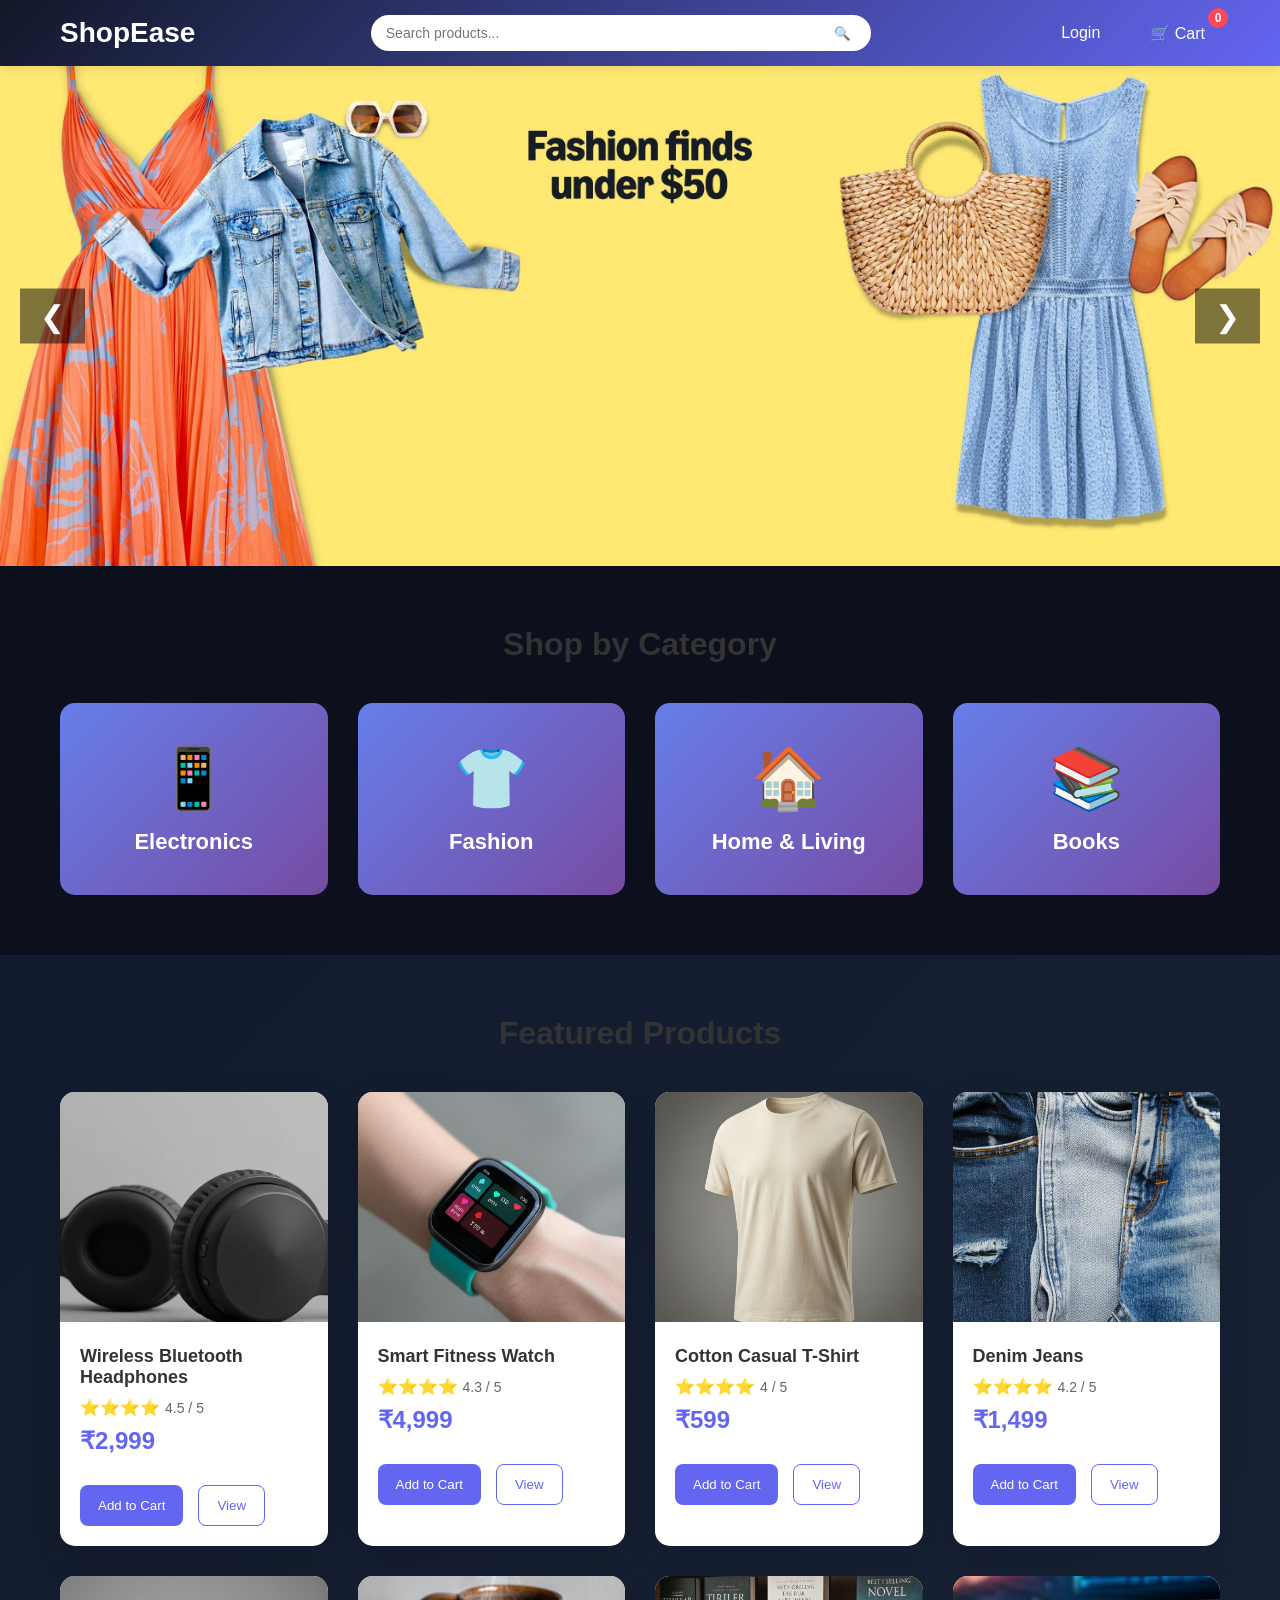
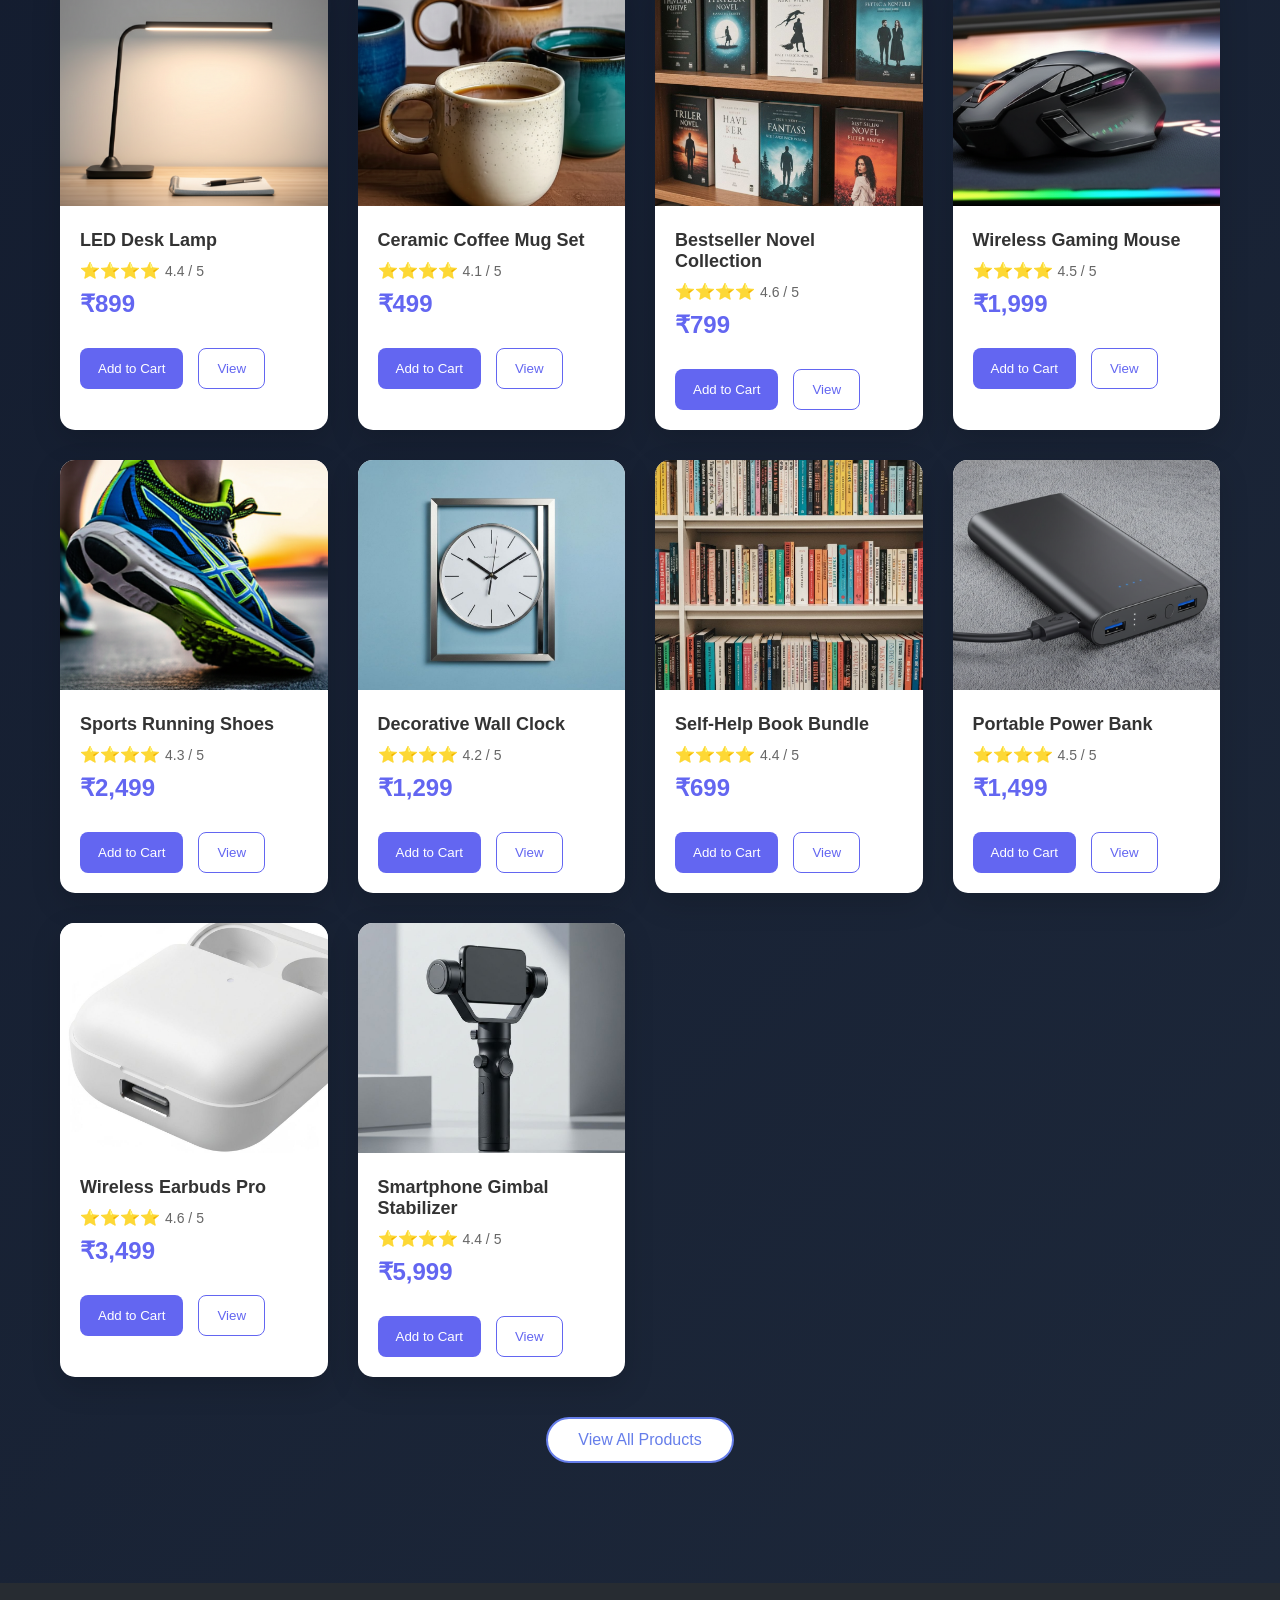
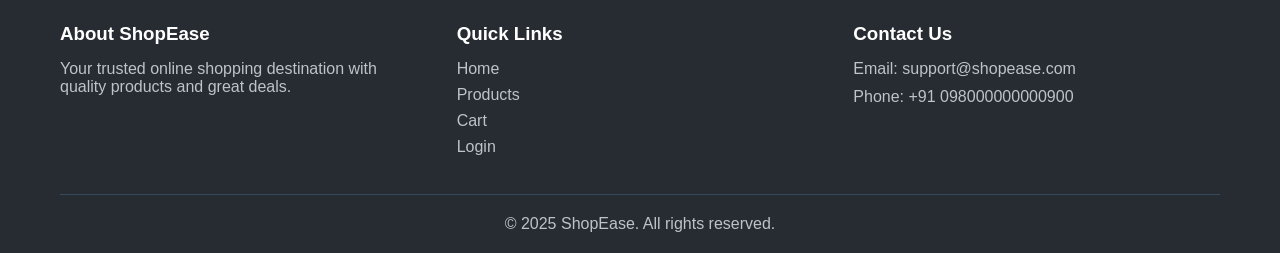
<file: index.html>
<!DOCTYPE html>
<html lang="en">
<head>
    <meta charset="UTF-8">
    <meta name="viewport" content="width=device-width, initial-scale=1.0">
    <title>ShopEase - Home</title>
    <link rel="stylesheet" href="style.css">
</head>
<body>
    <!-- Navigation Bar -->
    <nav class="navbar">
        <div class="nav-container">
            <div class="nav-logo">
                <a href="index.html">ShopEase</a>
            </div>
            <div class="nav-search">
                <input type="text" id="searchInput" placeholder="Search products...">
                <button id="searchBtn">🔍</button>
            </div>
            <div class="nav-links">
                <a href="login.html" id="userLink">Login</a>
                <a href="cart.html" class="cart-link">
                    🛒 Cart
                    <span class="cart-count" id="cartCount">0</span>
                </a>
            </div>
        </div>
    </nav>

    <!-- Hero Section -->
   <section class="hero">

<div class="hero-slider">

<img src="herosection.png" class="slide active">
<img src="hero2.png" class="slide">
<img src="hero.png" class="slide">

<button class="slider-btn prev">&#10094;</button>
<button class="slider-btn next">&#10095;</button>

</div>

</section>

    <!-- Featured Categories -->
    <section class="categories">
        <div class="container">
            <h2 class="section-title">Shop by Category</h2>
            <div class="category-grid">
                <div class="category-card" data-category="electronics">
                    <div class="category-icon">📱</div>
                    <h3>Electronics</h3>
                </div>
                <div class="category-card" data-category="fashion">
                    <div class="category-icon">👕</div>
                    <h3>Fashion</h3>
                </div>
                <div class="category-card" data-category="home">
                    <div class="category-icon">🏠</div>
                    <h3>Home & Living</h3>
                </div>
                <div class="category-card" data-category="books">
                    <div class="category-icon">📚</div>
                    <h3>Books</h3>
                </div>
            </div>
        </div>
    </section>


    <section class="featured-products">
        <div class="container">
            <h2 class="section-title">Featured Products</h2>
            <div class="products-grid" id="featuredProducts">
               
            </div>
            <div class="view-all">
                <a href="products.html" class="btn-secondary">View All Products</a>
            </div>
        </div>
    </section>

    <!-- Footer -->
    <footer class="footer">
        <div class="container">
            <div class="footer-content">
                <div class="footer-section">
                    <h3>About ShopEase</h3>
                    <p>Your trusted online shopping destination with quality products and great deals.</p>
                </div>
                <div class="footer-section">
                    <h3>Quick Links</h3>
                    <ul>
                        <li><a href="index.html">Home</a></li>
                        <li><a href="products.html">Products</a></li>
                        <li><a href="cart.html">Cart</a></li>
                        <li><a href="login.html">Login</a></li>
                    </ul>
                </div>
                <div class="footer-section">
                    <h3>Contact Us</h3>
                    <p>Email: support@shopease.com</p>
                    <p>Phone: +91 098000000000900</p>
                </div>
            </div>
            <div class="footer-bottom">
                <p>&copy; 2025 ShopEase. All rights reserved.</p>
            </div>
        </div>
    </footer>

    <script src="script.js"></script>
    <script>
       
        document.addEventListener('DOMContentLoaded', function() {
            loadFeaturedProducts();
            
           
            document.querySelectorAll('.category-card').forEach(card => {
                card.addEventListener('click', function() {
                    const category = this.dataset.category;
                    window.location.href = `products.html?category=${category}`;
                });
            });
        });

        function loadFeaturedProducts() {
            const products = getProducts().slice(0, 14); // Get first 4 products
            const container = document.getElementById('featuredProducts');
            container.innerHTML = products.map(product => createProductCard(product)).join('');
            attachProductCardListeners();
        }
    </script>
</body>
</html>
</file>
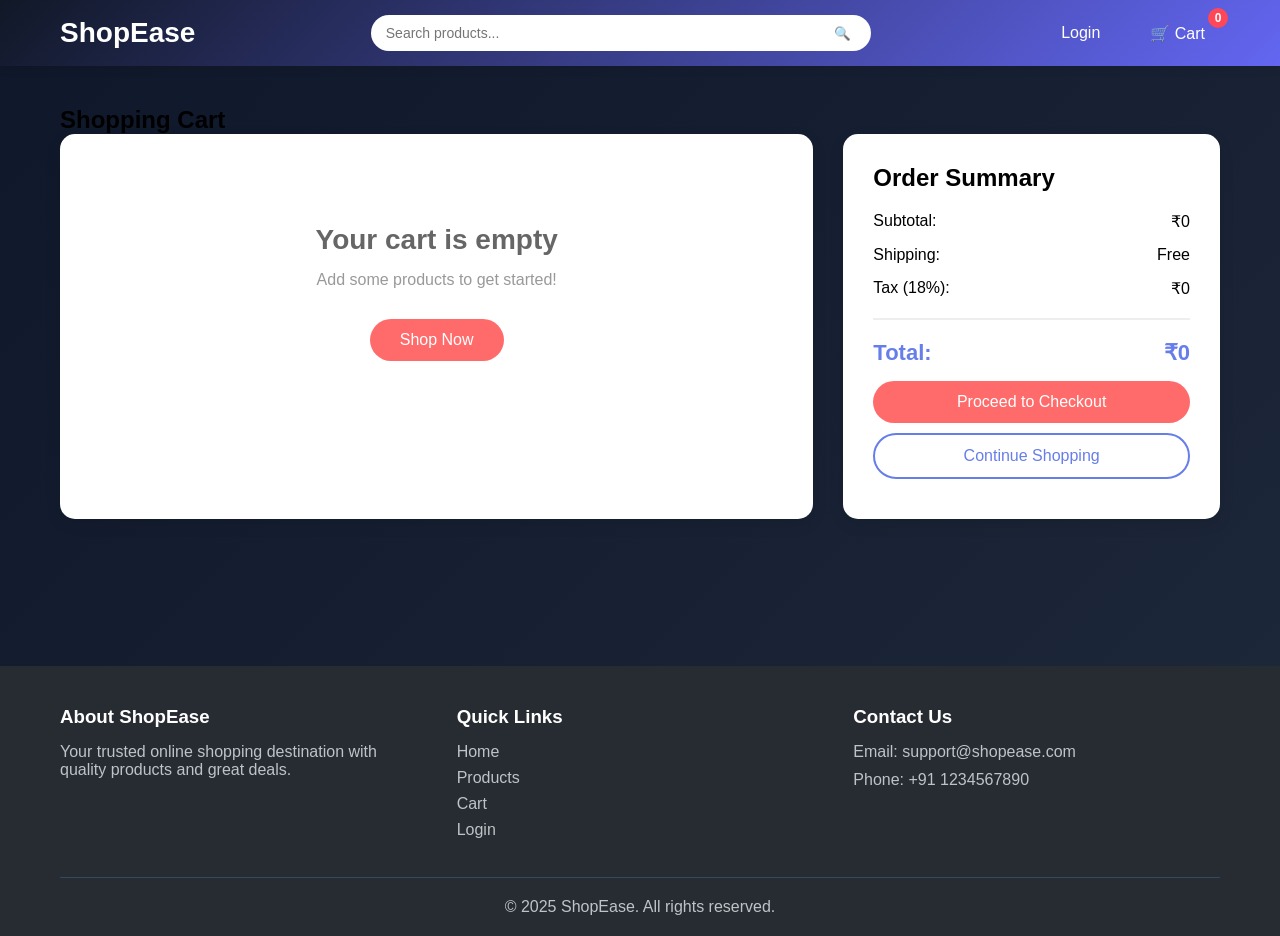
<file: cart.html>
<!DOCTYPE html>
<html lang="en">
<head>
    <meta charset="UTF-8">
    <meta name="viewport" content="width=device-width, initial-scale=1.0">
    <title>ShopEase - Shopping Cart</title>
    <link rel="stylesheet" href="style.css">
</head>
<body>
    <!-- Navigation Bar -->
    <nav class="navbar">
        <div class="nav-container">
            <div class="nav-logo">
                <a href="index.html">ShopEase</a>
            </div>
            <div class="nav-search">
                <input type="text" id="searchInput" placeholder="Search products...">
                <button id="searchBtn">🔍</button>
            </div>
            <div class="nav-links">
                <a href="login.html" id="userLink">Login</a>
                <a href="cart.html" class="cart-link">
                    🛒 Cart
                    <span class="cart-count" id="cartCount">0</span>
                </a>
            </div>
        </div>
    </nav>

    <!-- Cart Section -->
    <section class="cart-section">
        <div class="container">
            <h1>Shopping Cart</h1>
            <div class="cart-container">
                <div class="cart-items" id="cartItems">
                    <!-- Cart items will be loaded here -->
                </div>
                <div class="cart-summary">
                    <h2>Order Summary</h2>
                    <div class="summary-row">
                        <span>Subtotal:</span>
                        <span id="subtotal">₹0</span>
                    </div>
                    <div class="summary-row">
                        <span>Shipping:</span>
                        <span id="shipping">₹0</span>
                    </div>
                    <div class="summary-row">
                        <span>Tax (18%):</span>
                        <span id="tax">₹0</span>
                    </div>
                    <hr>
                    <div class="summary-row total">
                        <span>Total:</span>
                        <span id="total">₹0</span>
                    </div>
                    <button class="btn-primary checkout-btn" id="checkoutBtn">
                        Proceed to Checkout
                    </button>
                    <button class="btn-secondary" onclick="window.location.href='products.html'">
                        Continue Shopping
                    </button>
                </div>
            </div>
        </div>
    </section>

    <!-- Footer -->
    <footer class="footer">
        <div class="container">
            <div class="footer-content">
                <div class="footer-section">
                    <h3>About ShopEase</h3>
                    <p>Your trusted online shopping destination with quality products and great deals.</p>
                </div>
                <div class="footer-section">
                    <h3>Quick Links</h3>
                    <ul>
                        <li><a href="index.html">Home</a></li>
                        <li><a href="products.html">Products</a></li>
                        <li><a href="cart.html">Cart</a></li>
                        <li><a href="login.html">Login</a></li>
                    </ul>
                </div>
                <div class="footer-section">
                    <h3>Contact Us</h3>
                    <p>Email: support@shopease.com</p>
                    <p>Phone: +91 1234567890</p>
                </div>
            </div>
            <div class="footer-bottom">
                <p>&copy; 2025 ShopEase. All rights reserved.</p>
            </div>
        </div>
    </footer>

    <script src="script.js"></script>
    <script>
        document.addEventListener('DOMContentLoaded', function() {
            loadCart();
            
            document.getElementById('checkoutBtn').addEventListener('click', function() {
                const cart = getCart();
                if (cart.length === 0) {
                    alert('Your cart is empty!');
                    return;
                }
                window.location.href = 'checkout.html';
            });
        });

        function loadCart() {
            const cart = getCart();
            const cartItemsContainer = document.getElementById('cartItems');
            
            if (cart.length === 0) {
                cartItemsContainer.innerHTML = `
                    <div class="empty-cart">
                        <h2>Your cart is empty</h2>
                        <p>Add some products to get started!</p>
                        <a href="products.html" class="btn-primary">Shop Now</a>
                    </div>
                `;
                updateCartSummary();
                return;
            }
            
            const products = getProducts();
            const cartHTML = cart.map(item => {
                const product = products.find(p => p.id === item.id);
                if (!product) return '';
                
                return `
                    <div class="cart-item">
                        <img src="${product.image}" alt="${product.name}">
                        <div class="cart-item-details">
                            <h3>${product.name}</h3>
                            <p class="cart-item-price">₹${product.price.toLocaleString()}</p>
                        </div>
                        <div class="cart-item-quantity">
                            <button class="qty-btn" onclick="updateQuantity(${item.id}, ${item.quantity - 1})">-</button>
                            <span class="qty-value">${item.quantity}</span>
                            <button class="qty-btn" onclick="updateQuantity(${item.id}, ${item.quantity + 1})">+</button>
                        </div>
                        <div class="cart-item-total">
                            ₹${(product.price * item.quantity).toLocaleString()}
                        </div>
                        <button class="remove-btn" onclick="removeFromCart(${item.id})">🗑️</button>
                    </div>
                `;
            }).join('');
            
            cartItemsContainer.innerHTML = cartHTML;
            updateCartSummary();
        }

        function updateQuantity(productId, newQuantity) {
            if (newQuantity < 1) {
                removeFromCart(productId);
                return;
            }
            
            let cart = getCart();
            const item = cart.find(item => item.id === productId);
            if (item) {
                item.quantity = newQuantity;
                localStorage.setItem('cart', JSON.stringify(cart));
                loadCart();
                updateCartCount();
            }
        }

        function updateCartSummary() {
            const cart = getCart();
            const products = getProducts();
            
            let subtotal = 0;
            cart.forEach(item => {
                const product = products.find(p => p.id === item.id);
                if (product) {
                    subtotal += product.price * item.quantity;
                }
            });
            
            const shipping = subtotal > 0 ? (subtotal > 1000 ? 0 : 50) : 0;
            const tax = subtotal * 0.18;
            const total = subtotal + shipping + tax;
            
            document.getElementById('subtotal').textContent = '₹' + subtotal.toLocaleString();
            document.getElementById('shipping').textContent = shipping === 0 ? 'Free' : '₹' + shipping;
            document.getElementById('tax').textContent = '₹' + tax.toFixed(0);
            document.getElementById('total').textContent = '₹' + total.toFixed(0);
        }
    </script>
</body>
</html>
</file>
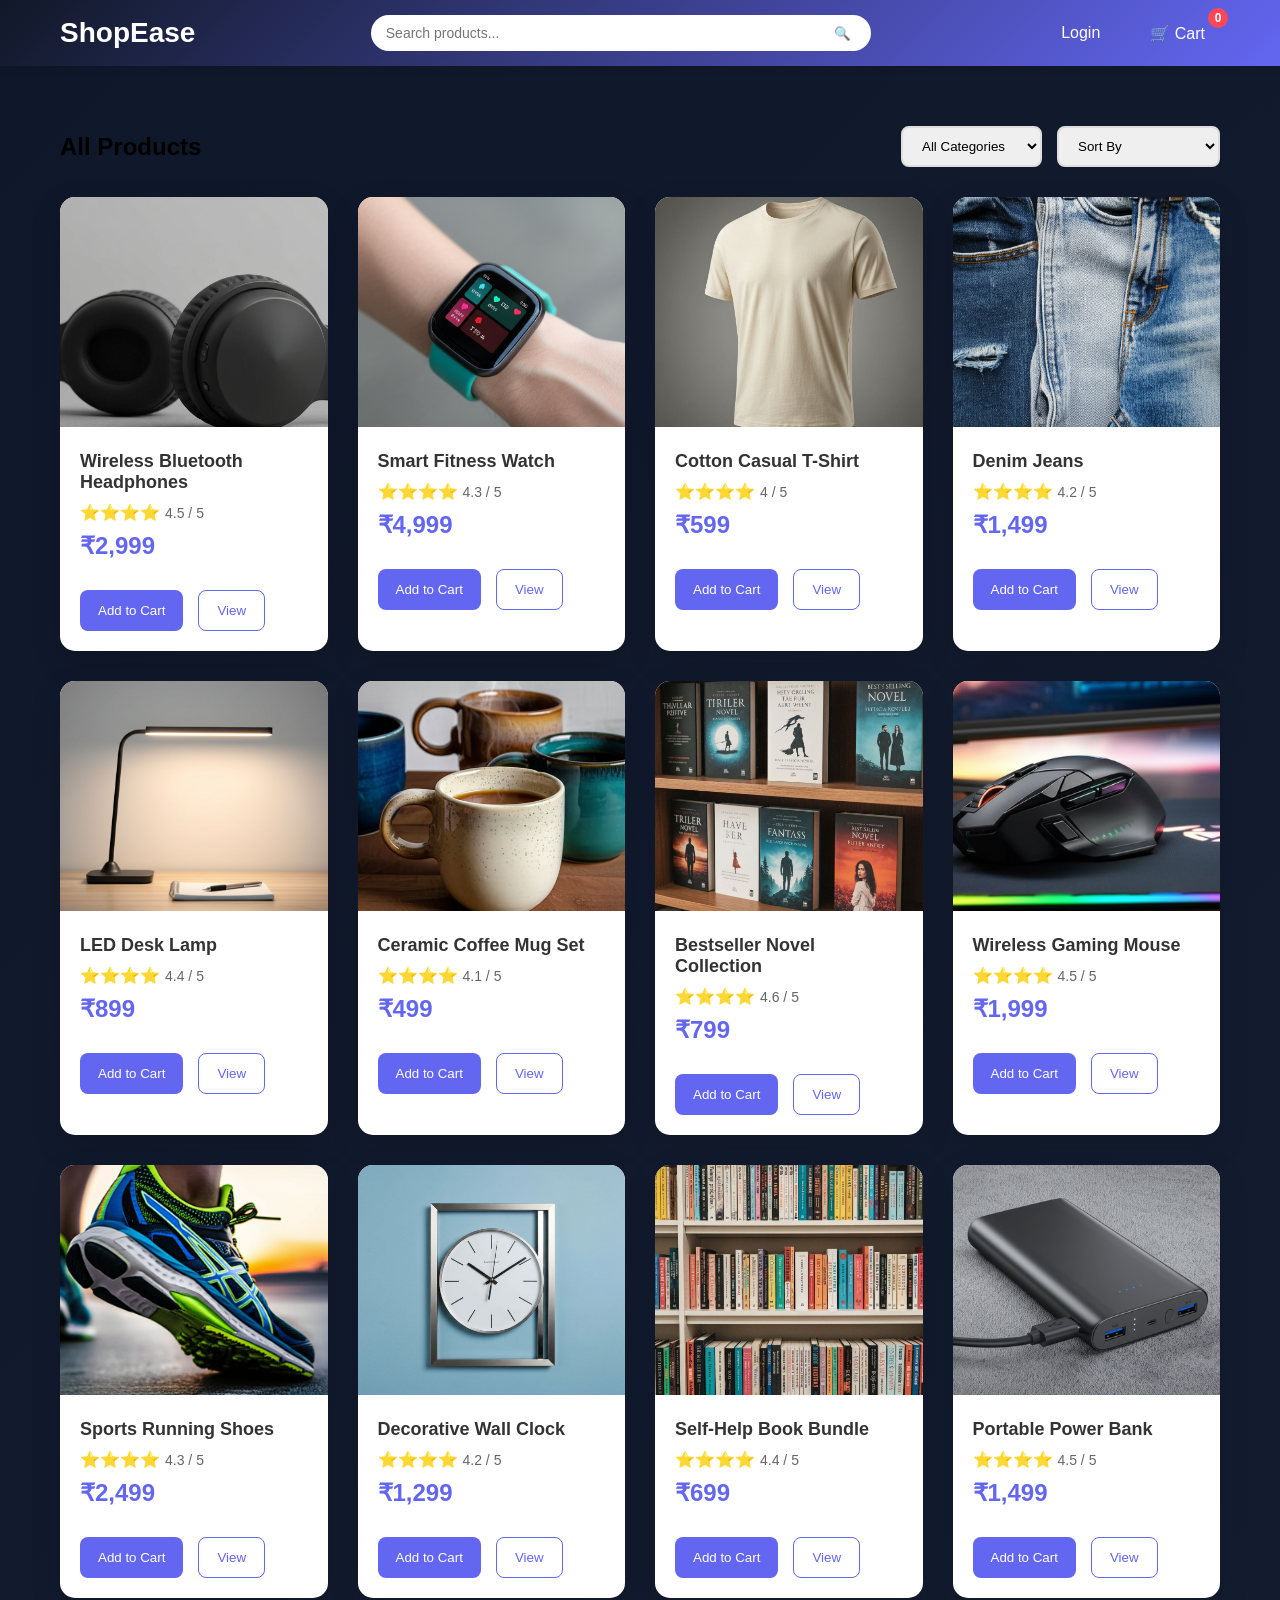
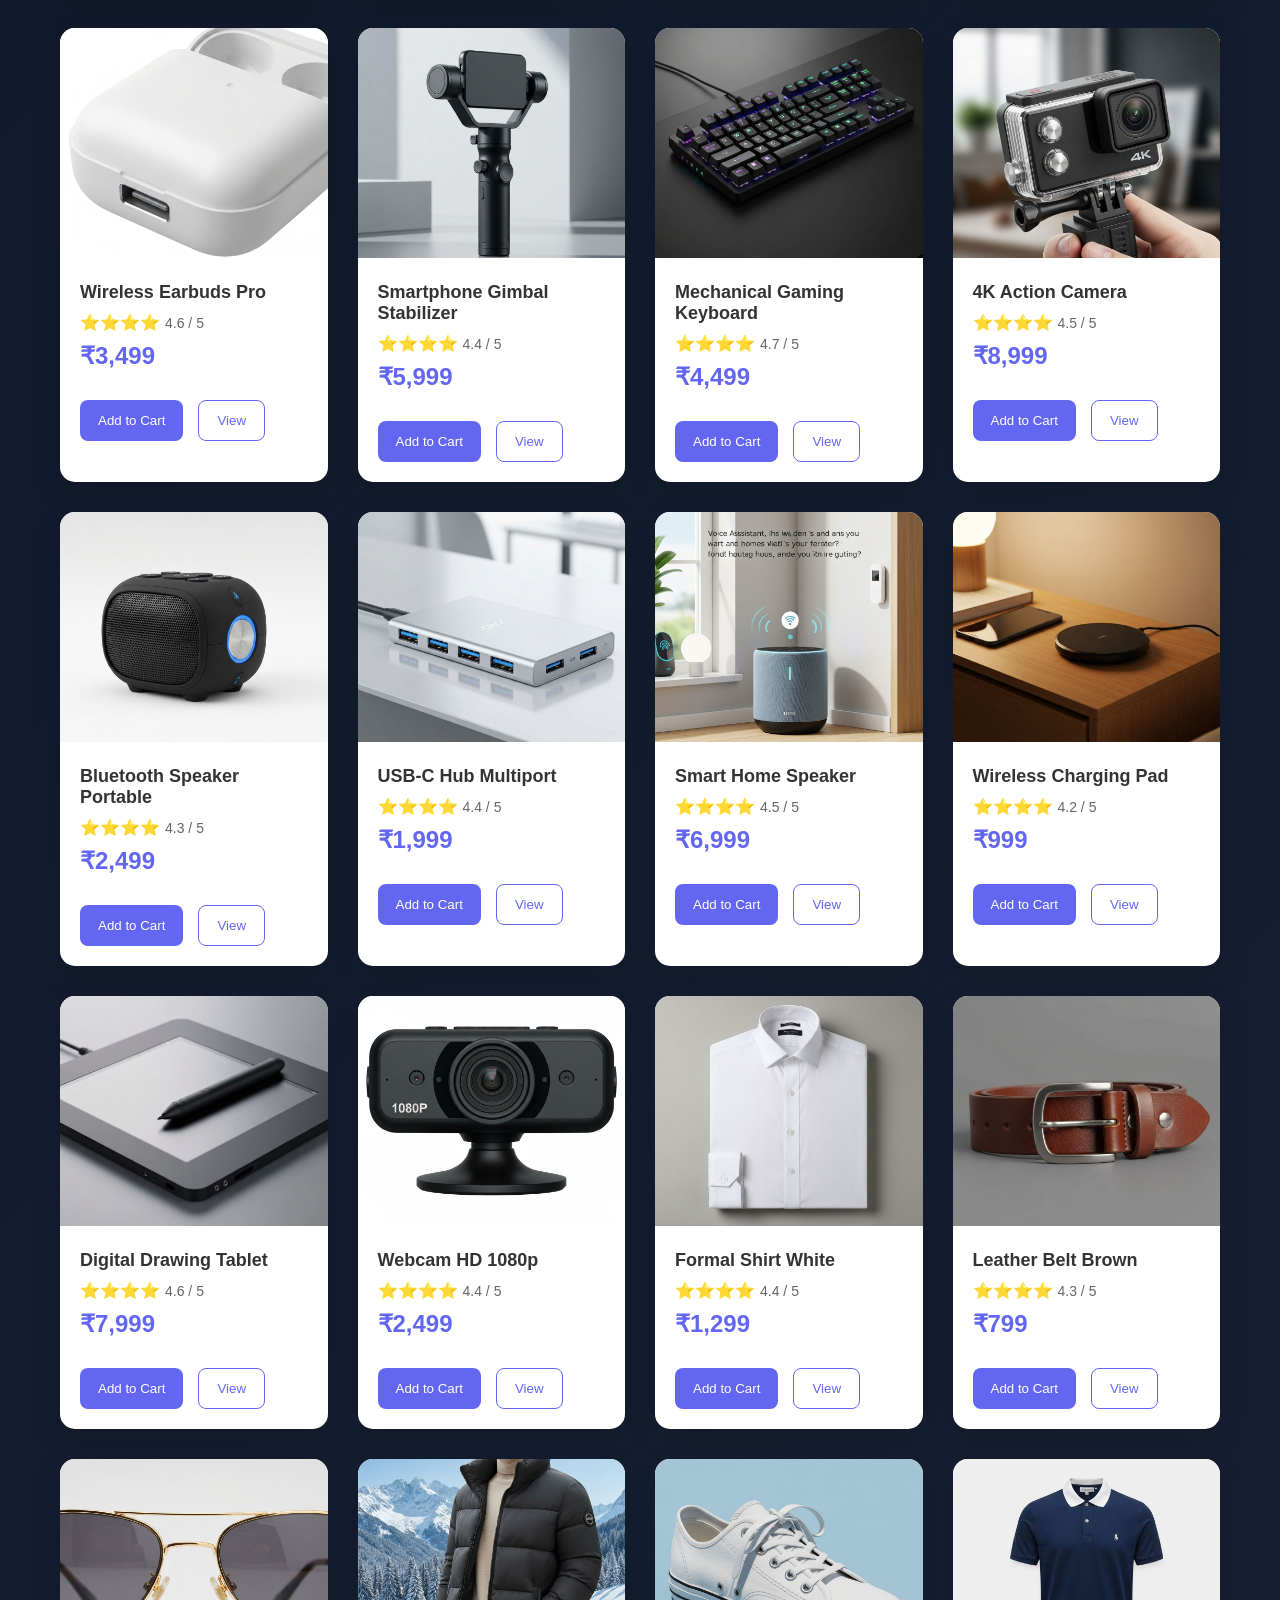
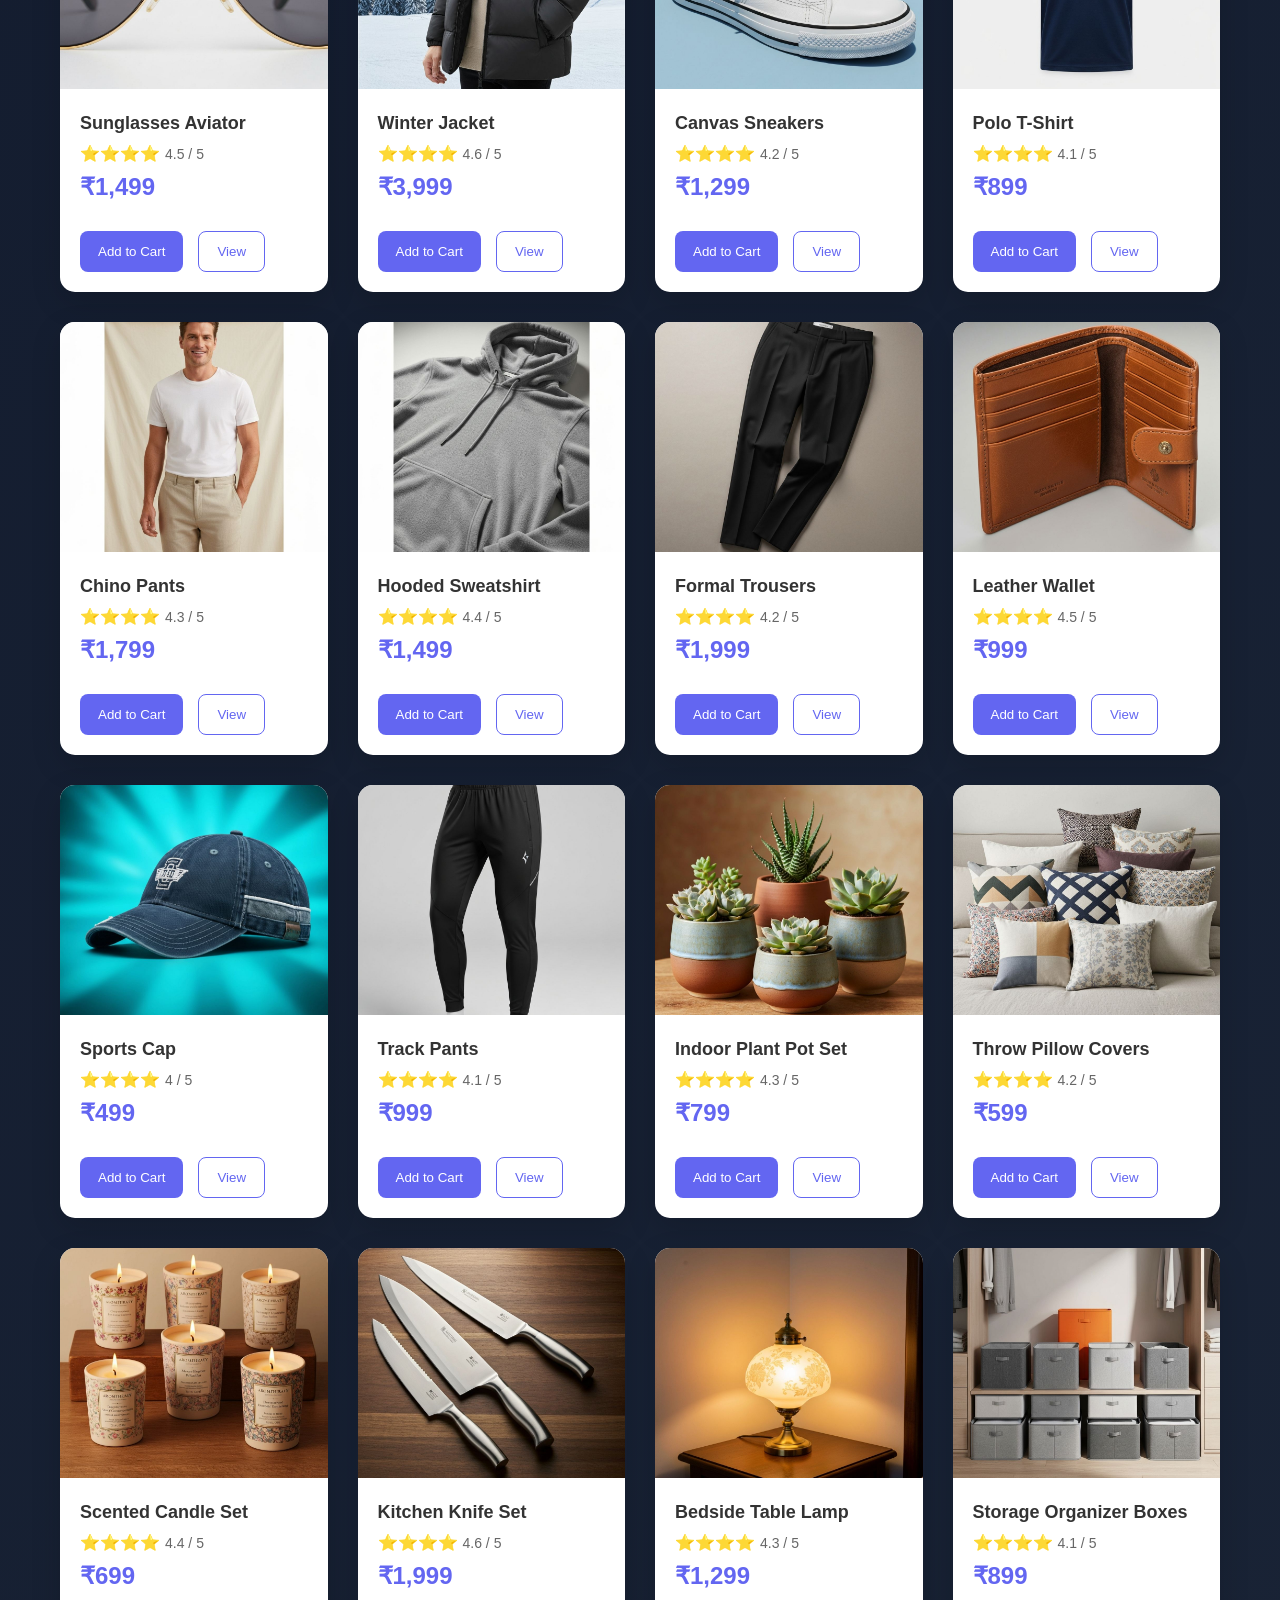
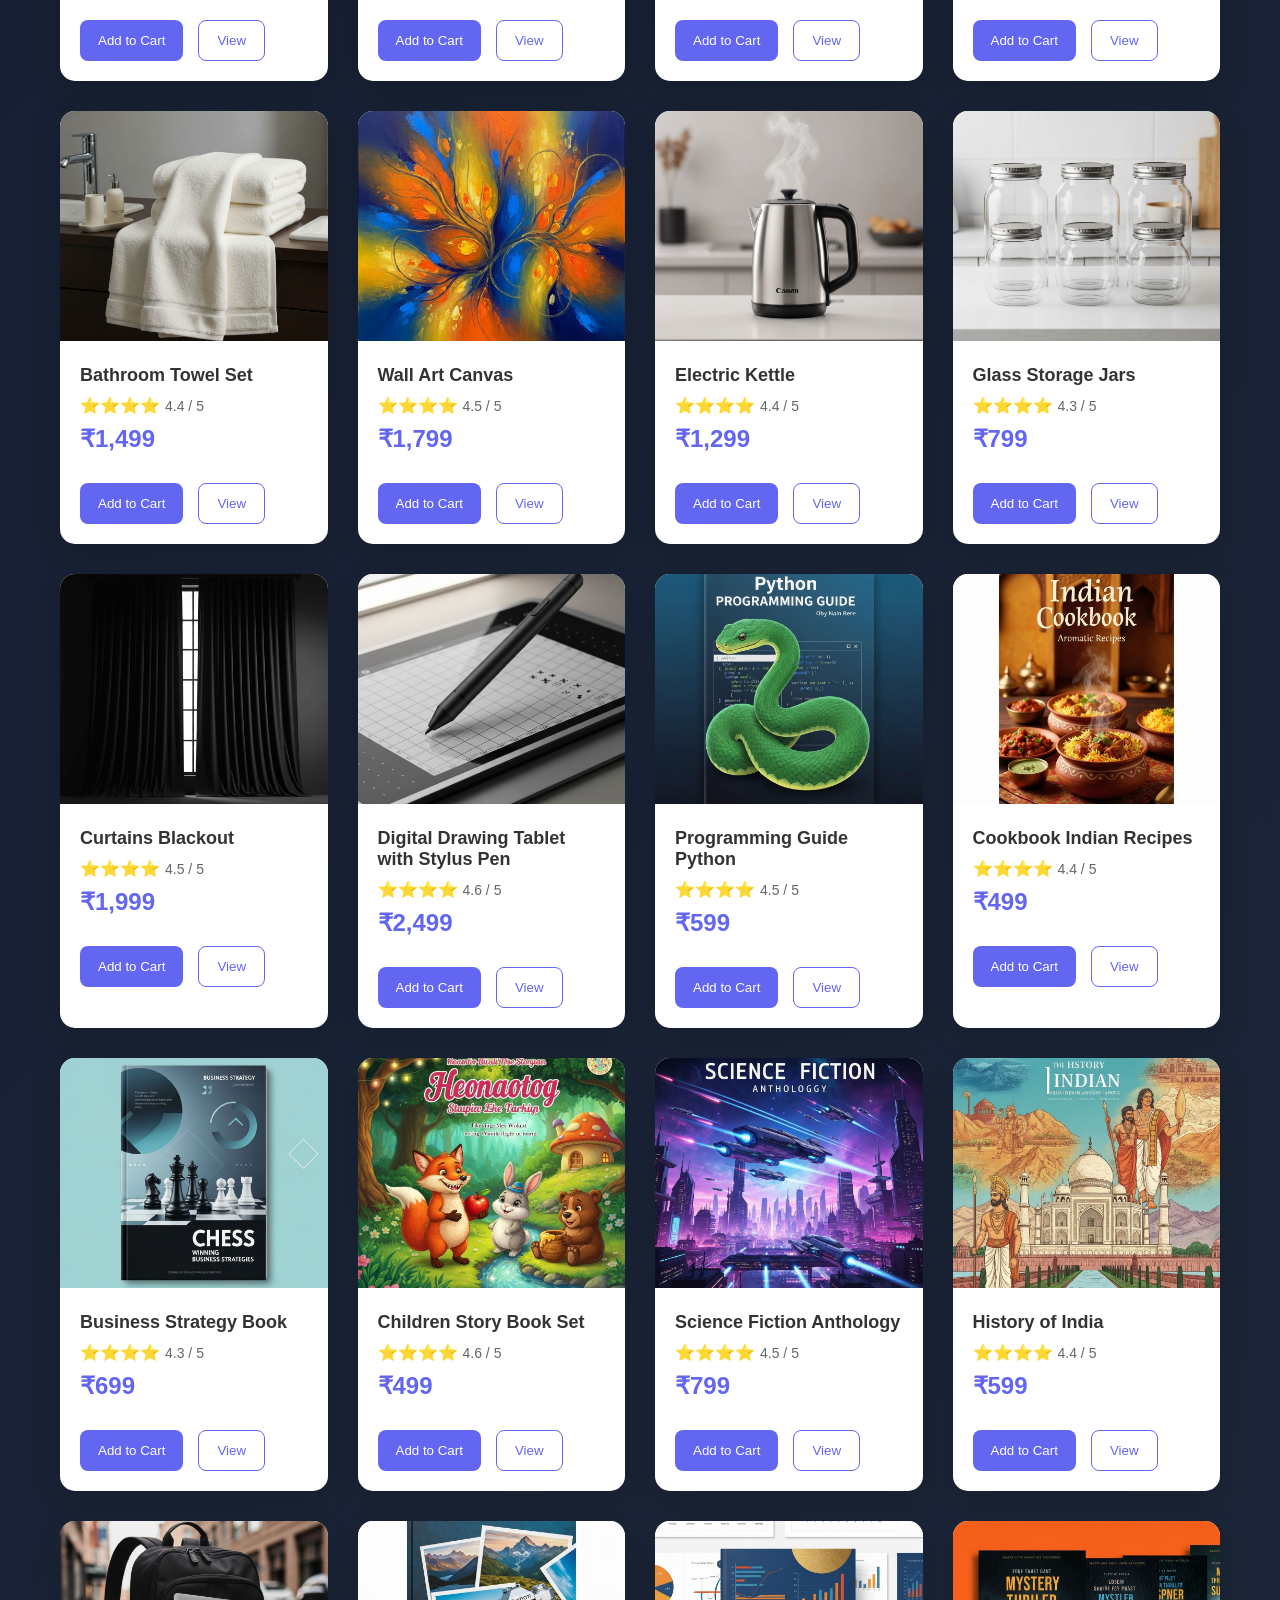
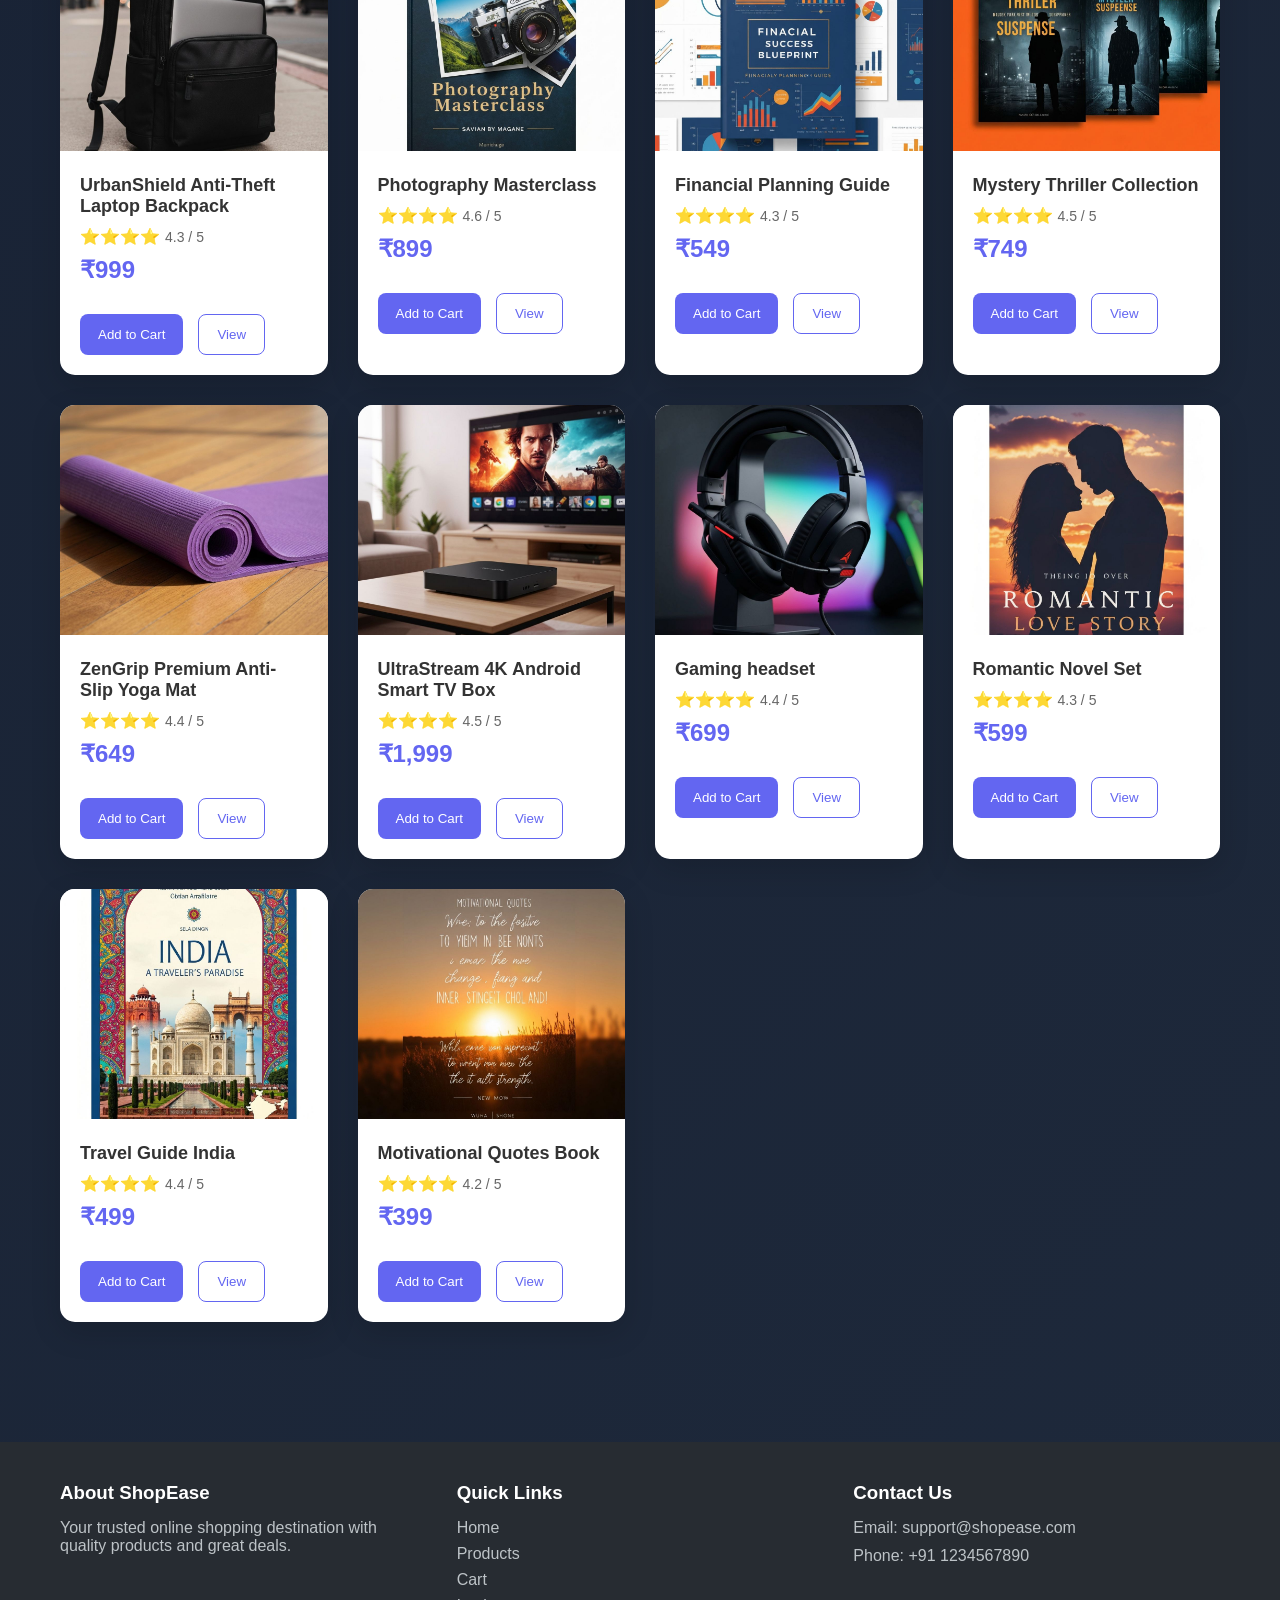
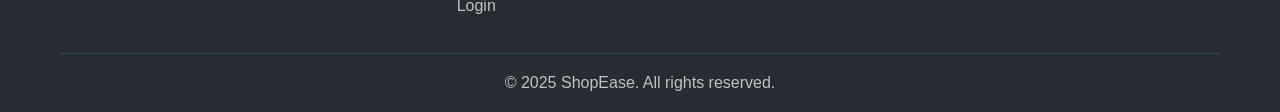
<file: checkout.html>
<!DOCTYPE html>
<html lang="en">
<head>
    <meta charset="UTF-8">
    <meta name="viewport" content="width=device-width, initial-scale=1.0">
    <title>ShopEase - Checkout</title>
    <link rel="stylesheet" href="style.css">
</head>
<body>
    <!-- Navigation Bar -->
    <nav class="navbar">
        <div class="nav-container">
            <div class="nav-logo">
                <a href="index.html">ShopEase</a>
            </div>
            <div class="nav-search">
                <input type="text" id="searchInput" placeholder="Search products...">
                <button id="searchBtn">🔍</button>
            </div>
            <div class="nav-links">
                <a href="login.html" id="userLink">Login</a>
                <a href="cart.html" class="cart-link">
                    🛒 Cart
                    <span class="cart-count" id="cartCount">0</span>
                </a>
            </div>
        </div>
    </nav>

    <!-- Checkout Section -->
    <section class="checkout-section">
        <div class="container">
            <h1>Checkout</h1>
            <div class="checkout-container">
                <div class="checkout-form">
                    <form id="checkoutForm">
                        <h2>Shipping Information</h2>
                        <div class="form-group">
                            <label for="fullName">Full Name *</label>
                            <input type="text" id="fullName" required>
                        </div>
                        <div class="form-group">
                            <label for="email">Email *</label>
                            <input type="email" id="email" required>
                        </div>
                        <div class="form-group">
                            <label for="phone">Phone Number *</label>
                            <input type="tel" id="phone" pattern="[0-9]{10}" required>
                        </div>
                        <div class="form-group">
                            <label for="address">Address *</label>
                            <textarea id="address" rows="3" required></textarea>
                        </div>
                        <div class="form-row">
                            <div class="form-group">
                                <label for="city">City *</label>
                                <input type="text" id="city" required>
                            </div>
                            <div class="form-group">
                                <label for="state">State *</label>
                                <input type="text" id="state" required>
                            </div>
                        </div>
                        <div class="form-group">
                            <label for="pincode">Pincode *</label>
                            <input type="text" id="pincode" pattern="[0-9]{6}" required>
                        </div>

                        <h2>Payment Method</h2>
                        <div class="payment-methods">
                            <label class="payment-option">
                                <input type="radio" name="payment" value="cod" checked>
                                <span>Cash on Delivery</span>
                            </label>
                            <label class="payment-option">
                                <input type="radio" name="payment" value="card">
                                <span>Credit/Debit Card</span>
                            </label>
                            <label class="payment-option">
                                <input type="radio" name="payment" value="upi">
                                <span>UPI</span>
                            </label>
                        </div>

                        <button type="submit" class="btn-primary place-order-btn">
                            Place Order
                        </button>
                    </form>
                </div>

                <div class="order-summary">
                    <h2>Order Summary</h2>
                    <div id="orderItems">
                        <!-- Order items will be loaded here -->
                    </div>
                    <div class="summary-totals">
                        <div class="summary-row">
                            <span>Subtotal:</span>
                            <span id="checkoutSubtotal">₹0</span>
                        </div>
                        <div class="summary-row">
                            <span>Shipping:</span>
                            <span id="checkoutShipping">₹0</span>
                        </div>
                        <div class="summary-row">
                            <span>Tax (18%):</span>
                            <span id="checkoutTax">₹0</span>
                        </div>
                        <hr>
                        <div class="summary-row total">
                            <span>Total:</span>
                            <span id="checkoutTotal">₹0</span>
                        </div>
                    </div>
                </div>
            </div>
        </div>
    </section>

    <!-- Success Modal -->
    <div id="successModal" class="modal">
        <div class="modal-content">
            <div class="success-icon">✓</div>
            <h2>Order Placed Successfully!</h2>
            <p>Thank you for your order. Your order ID is: <strong id="orderId"></strong></p>
            <p>You will receive a confirmation email shortly.</p>
            <button class="btn-primary" onclick="window.location.href='index.html'">
                Continue Shopping
            </button>
        </div>
    </div>

    <!-- Footer -->
    <footer class="footer">
        <div class="container">
            <div class="footer-content">
                <div class="footer-section">
                    <h3>About ShopEase</h3>
                    <p>Your trusted online shopping destination with quality products and great deals.</p>
                </div>
                <div class="footer-section">
                    <h3>Quick Links</h3>
                    <ul>
                        <li><a href="index.html">Home</a></li>
                        <li><a href="products.html">Products</a></li>
                        <li><a href="cart.html">Cart</a></li>
                        <li><a href="login.html">Login</a></li>
                    </ul>
                </div>
                <div class="footer-section">
                    <h3>Contact Us</h3>
                    <p>Email: support@shopease.com</p>
                    <p>Phone: +91 1234567890</p>
                </div>
            </div>
            <div class="footer-bottom">
                <p>&copy; 2025 ShopEase. All rights reserved.</p>
            </div>
        </div>
    </footer>

    <script src="script.js"></script>
    <script>
        document.addEventListener('DOMContentLoaded', function() {
            // Check if cart is empty
            const cart = getCart();
            if (cart.length === 0) {
                alert('Your cart is empty!');
                window.location.href = 'products.html';
                return;
            }
            
            loadOrderSummary();
            
            document.getElementById('checkoutForm').addEventListener('submit', function(e) {
                e.preventDefault();
                placeOrder();
            });
        });

        function loadOrderSummary() {
            const cart = getCart();
            const products = getProducts();
            
            let subtotal = 0;
            const orderItemsHTML = cart.map(item => {
                const product = products.find(p => p.id === item.id);
                if (!product) return '';
                
                const itemTotal = product.price * item.quantity;
                subtotal += itemTotal;
                
                return `
                    <div class="order-item">
                        <img src="${product.image}" alt="${product.name}">
                        <div class="order-item-info">
                            <h4>${product.name}</h4>
                            <p>Qty: ${item.quantity}</p>
                        </div>
                        <div class="order-item-price">₹${itemTotal.toLocaleString()}</div>
                    </div>
                `;
            }).join('');
            
            document.getElementById('orderItems').innerHTML = orderItemsHTML;
            
            const shipping = subtotal > 1000 ? 0 : 50;
            const tax = subtotal * 0.18;
            const total = subtotal + shipping + tax;
            
            document.getElementById('checkoutSubtotal').textContent = '₹' + subtotal.toLocaleString();
            document.getElementById('checkoutShipping').textContent = shipping === 0 ? 'Free' : '₹' + shipping;
            document.getElementById('checkoutTax').textContent = '₹' + tax.toFixed(0);
            document.getElementById('checkoutTotal').textContent = '₹' + total.toFixed(0);
        }

        function placeOrder() {
            // Generate random order ID
            const orderId = 'ORD' + Date.now();
            
            // Show success modal
            document.getElementById('orderId').textContent = orderId;
            document.getElementById('successModal').style.display = 'flex';
            
            // Clear cart
            localStorage.removeItem('cart');
            updateCartCount();
        }
    </script>
</body>
</html>
</file>
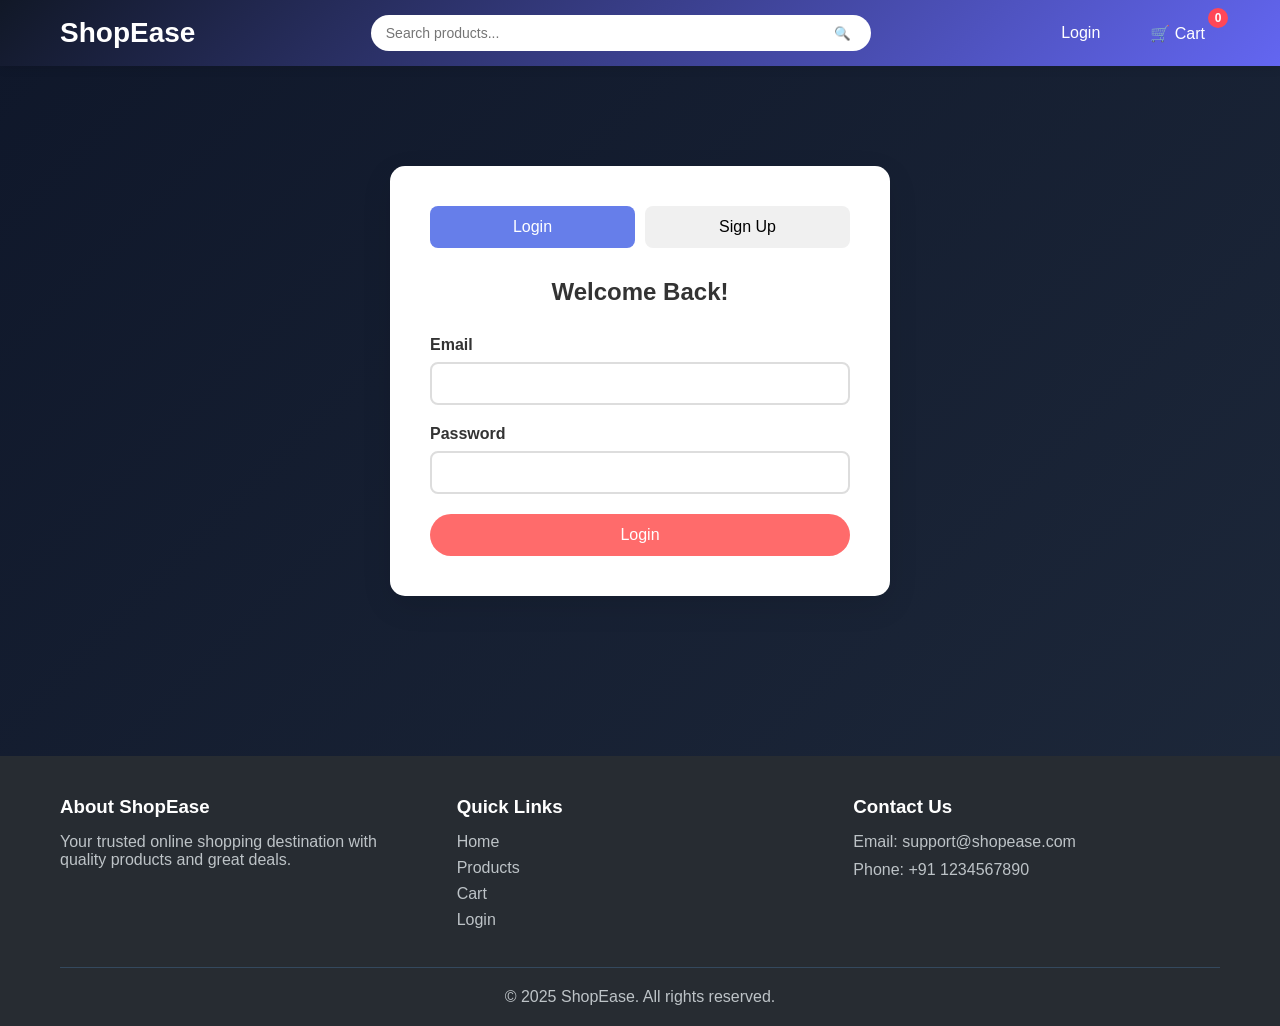
<file: login.html>
<!DOCTYPE html>
<html lang="en">
<head>
    <meta charset="UTF-8">
    <meta name="viewport" content="width=device-width, initial-scale=1.0">
    <title>ShopEase - Login / Signup</title>
    <link rel="stylesheet" href="style.css">
</head>
<body>
    <!-- Navigation Bar -->
    <nav class="navbar">
        <div class="nav-container">
            <div class="nav-logo">
                <a href="index.html">ShopEase</a>
            </div>
            <div class="nav-search">
                <input type="text" id="searchInput" placeholder="Search products...">
                <button id="searchBtn">🔍</button>
            </div>
            <div class="nav-links">
                <a href="login.html" id="userLink">Login</a>
                <a href="cart.html" class="cart-link">
                    🛒 Cart
                    <span class="cart-count" id="cartCount">0</span>
                </a>
            </div>
        </div>
    </nav>

    <!-- Login/Signup Section -->
    <section class="auth-section">
        <div class="auth-container">
            <div class="auth-tabs">
                <button class="auth-tab active" data-tab="login">Login</button>
                <button class="auth-tab" data-tab="signup">Sign Up</button>
            </div>

            <!-- Login Form -->
            <div id="loginForm" class="auth-form active">
                <h2>Welcome Back!</h2>
                <form id="loginFormSubmit">
                    <div class="form-group">
                        <label for="loginEmail">Email</label>
                        <input type="email" id="loginEmail" required>
                    </div>
                    <div class="form-group">
                        <label for="loginPassword">Password</label>
                        <input type="password" id="loginPassword" required>
                    </div>
                    <button type="submit" class="btn-primary">Login</button>
                </form>
            </div>

            <!-- Signup Form -->
            <div id="signupForm" class="auth-form">
                <h2>Create Account</h2>
                <form id="signupFormSubmit">
                    <div class="form-group">
                        <label for="signupName">Full Name</label>
                        <input type="text" id="signupName" required>
                    </div>
                    <div class="form-group">
                        <label for="signupEmail">Email</label>
                        <input type="email" id="signupEmail" required>
                    </div>
                    <div class="form-group">
                        <label for="signupPassword">Password</label>
                        <input type="password" id="signupPassword" minlength="6" required>
                    </div>
                    <div class="form-group">
                        <label for="signupConfirmPassword">Confirm Password</label>
                        <input type="password" id="signupConfirmPassword" minlength="6" required>
                    </div>
                    <button type="submit" class="btn-primary">Sign Up</button>
                </form>
            </div>
        </div>
    </section>

    <!-- Footer -->
    <footer class="footer">
        <div class="container">
            <div class="footer-content">
                <div class="footer-section">
                    <h3>About ShopEase</h3>
                    <p>Your trusted online shopping destination with quality products and great deals.</p>
                </div>
                <div class="footer-section">
                    <h3>Quick Links</h3>
                    <ul>
                        <li><a href="index.html">Home</a></li>
                        <li><a href="products.html">Products</a></li>
                        <li><a href="cart.html">Cart</a></li>
                        <li><a href="login.html">Login</a></li>
                    </ul>
                </div>
                <div class="footer-section">
                    <h3>Contact Us</h3>
                    <p>Email: support@shopease.com</p>
                    <p>Phone: +91 1234567890</p>
                </div>
            </div>
            <div class="footer-bottom">
                <p>&copy; 2025 ShopEase. All rights reserved.</p>
            </div>
        </div>
    </footer>

    <script src="script.js"></script>
    <script>
        document.addEventListener('DOMContentLoaded', function() {
            // Check if user is already logged in
            const currentUser = getCurrentUser();
            if (currentUser) {
                window.location.href = 'index.html';
                return;
            }
            
            // Tab switching
            document.querySelectorAll('.auth-tab').forEach(tab => {
                tab.addEventListener('click', function() {
                    const tabName = this.dataset.tab;
                    
                    // Update tab buttons
                    document.querySelectorAll('.auth-tab').forEach(t => t.classList.remove('active'));
                    this.classList.add('active');
                    
                    // Update forms
                    document.querySelectorAll('.auth-form').forEach(f => f.classList.remove('active'));
                    document.getElementById(tabName + 'Form').classList.add('active');
                });
            });
            
            // Login form submission
            document.getElementById('loginFormSubmit').addEventListener('submit', function(e) {
                e.preventDefault();
                handleLogin();
            });
            
            // Signup form submission
            document.getElementById('signupFormSubmit').addEventListener('submit', function(e) {
                e.preventDefault();
                handleSignup();
            });
        });

        function handleLogin() {
            const email = document.getElementById('loginEmail').value;
            const password = document.getElementById('loginPassword').value;
            
            // Get users from localStorage
            const users = JSON.parse(localStorage.getItem('users')) || [];
            
            // Find user
            const user = users.find(u => u.email === email && u.password === password);
            
            if (user) {
                // Store current user
                localStorage.setItem('currentUser', JSON.stringify({
                    name: user.name,
                    email: user.email
                }));
                
                alert('Login successful!');
                window.location.href = 'index.html';
            } else {
                alert('Invalid email or password!');
            }
        }

        function handleSignup() {
            const name = document.getElementById('signupName').value;
            const email = document.getElementById('signupEmail').value;
            const password = document.getElementById('signupPassword').value;
            const confirmPassword = document.getElementById('signupConfirmPassword').value;
            
            // Validation
            if (password !== confirmPassword) {
                alert('Passwords do not match!');
                return;
            }
            
            if (password.length < 6) {
                alert('Password must be at least 6 characters long!');
                return;
            }
            
            // Get users from localStorage
            const users = JSON.parse(localStorage.getItem('users')) || [];
            
            // Check if user already exists
            if (users.find(u => u.email === email)) {
                alert('User with this email already exists!');
                return;
            }
            
            // Add new user
            users.push({ name, email, password });
            localStorage.setItem('users', JSON.stringify(users));
            
            // Auto login
            localStorage.setItem('currentUser', JSON.stringify({ name, email }));
            
            alert('Account created successfully!');
            window.location.href = 'index.html';
        }
    </script>
</body>
</html>
</file>
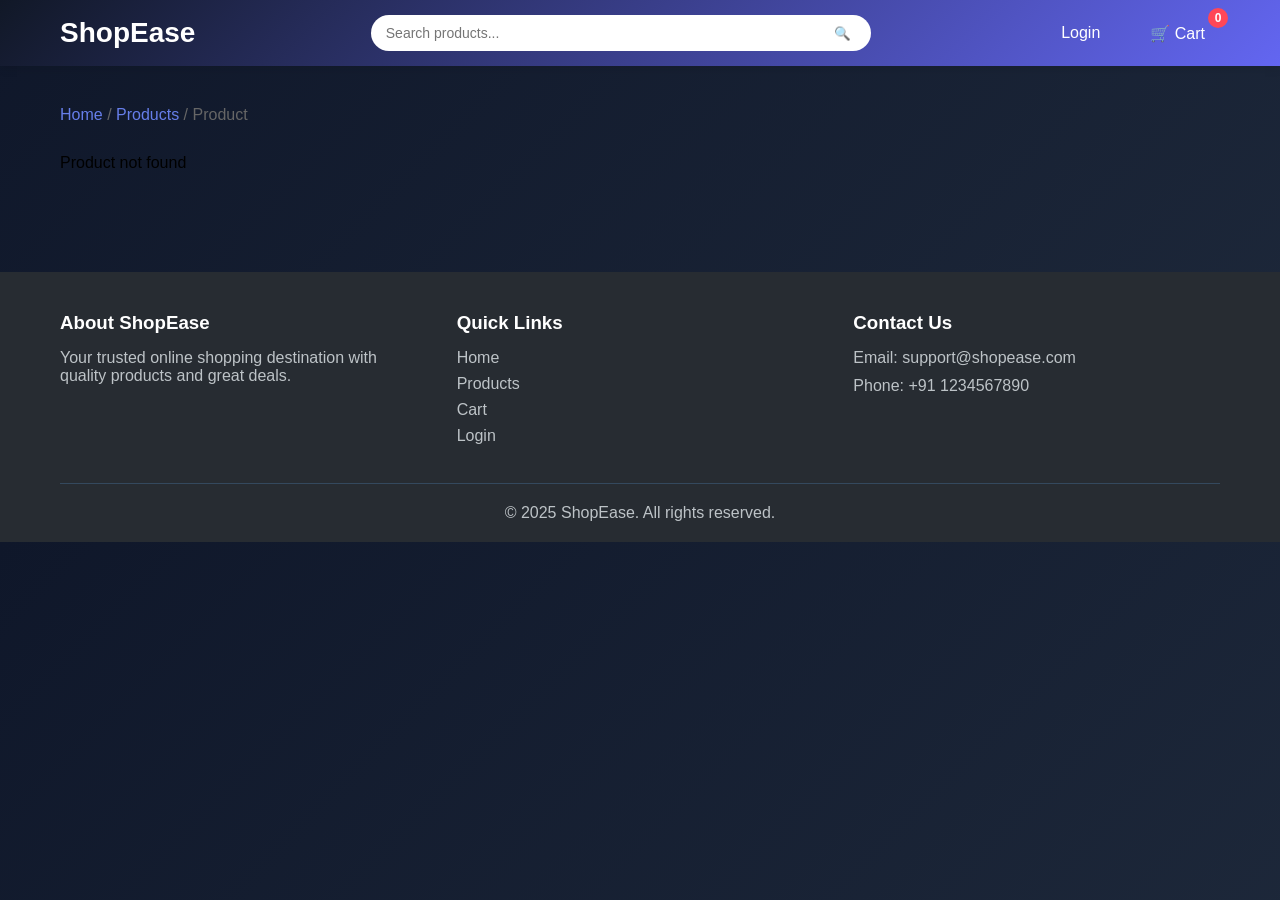
<file: product-detail.html>
<!DOCTYPE html>
<html lang="en">
<head>
    <meta charset="UTF-8">
    <meta name="viewport" content="width=device-width, initial-scale=1.0">
    <title>ShopEase - Product Details</title>
    <link rel="stylesheet" href="style.css">
</head>
<body>
    <!-- Navigation Bar -->
    <nav class="navbar">
        <div class="nav-container">
            <div class="nav-logo">
                <a href="index.html">ShopEase</a>
            </div>
            <div class="nav-search">
                <input type="text" id="searchInput" placeholder="Search products...">
                <button id="searchBtn">🔍</button>
            </div>
            <div class="nav-links">
                <a href="login.html" id="userLink">Login</a>
                <a href="cart.html" class="cart-link">
                    🛒 Cart
                    <span class="cart-count" id="cartCount">0</span>
                </a>
            </div>
        </div>
    </nav>

    <!-- Product Detail Section -->
    <section class="product-detail-section">
        <div class="container">
            <div class="breadcrumb">
                <a href="index.html">Home</a> / 
                <a href="products.html">Products</a> / 
                <span id="productName">Product</span>
            </div>
            <div class="product-detail" id="productDetail">
                <!-- Product details will be loaded here -->
            </div>
        </div>
    </section>

    <!-- Footer -->
    <footer class="footer">
        <div class="container">
            <div class="footer-content">
                <div class="footer-section">
                    <h3>About ShopEase</h3>
                    <p>Your trusted online shopping destination with quality products and great deals.</p>
                </div>
                <div class="footer-section">
                    <h3>Quick Links</h3>
                    <ul>
                        <li><a href="index.html">Home</a></li>
                        <li><a href="products.html">Products</a></li>
                        <li><a href="cart.html">Cart</a></li>
                        <li><a href="login.html">Login</a></li>
                    </ul>
                </div>
                <div class="footer-section">
                    <h3>Contact Us</h3>
                    <p>Email: support@shopease.com</p>
                    <p>Phone: +91 1234567890</p>
                </div>
            </div>
            <div class="footer-bottom">
                <p>&copy; 2025 ShopEase. All rights reserved.</p>
            </div>
        </div>
    </footer>

    <script src="script.js"></script>
    <script>
        document.addEventListener('DOMContentLoaded', function() {
            loadProductDetail();
        });

        function loadProductDetail() {
            const urlParams = new URLSearchParams(window.location.search);
            const productId = parseInt(urlParams.get('id'));
            
            const product = getProducts().find(p => p.id === productId);
            
            if (!product) {
                document.getElementById('productDetail').innerHTML = '<p>Product not found</p>';
                return;
            }
            
            document.getElementById('productName').textContent = product.name;
            
            const detailHTML = `
                <div class="product-detail-grid">
                    <div class="product-image-large">
                        <img src="${product.image}" alt="${product.name}">
                    </div>
                    <div class="product-info-large">
                        <h1>${product.name}</h1>
                        <div class="product-rating">
                            <span class="stars">${'⭐'.repeat(Math.floor(product.rating))}</span>
                            <span class="rating-text">${product.rating} / 5</span>
                        </div>
                        <div class="product-price-large">₹${product.price.toLocaleString()}</div>
                        <div class="product-description">
                            <h3>Product Description</h3>
                            <p>${product.description}</p>
                        </div>
                        <div class="product-features">
                            <h3>Key Features</h3>
                            <ul>
                                <li>High quality product</li>
                                <li>Fast delivery available</li>
                                <li>Easy returns within 7 days</li>
                                <li>Warranty included</li>
                            </ul>
                        </div>
                        <div class="product-actions">
                            <button class="btn-primary add-to-cart-btn" data-id="${product.id}">
                                Add to Cart
                            </button>
                            <button class="btn-secondary" onclick="window.location.href='products.html'">
                                Continue Shopping
                            </button>
                        </div>
                    </div>
                </div>
            `;
            
            document.getElementById('productDetail').innerHTML = detailHTML;
            
            // Attach event listener to add to cart button
            document.querySelector('.add-to-cart-btn').addEventListener('click', function() {
                addToCart(product.id);
                alert('Product added to cart!');
            });
        }
    </script>
</body>
</html>
</file>
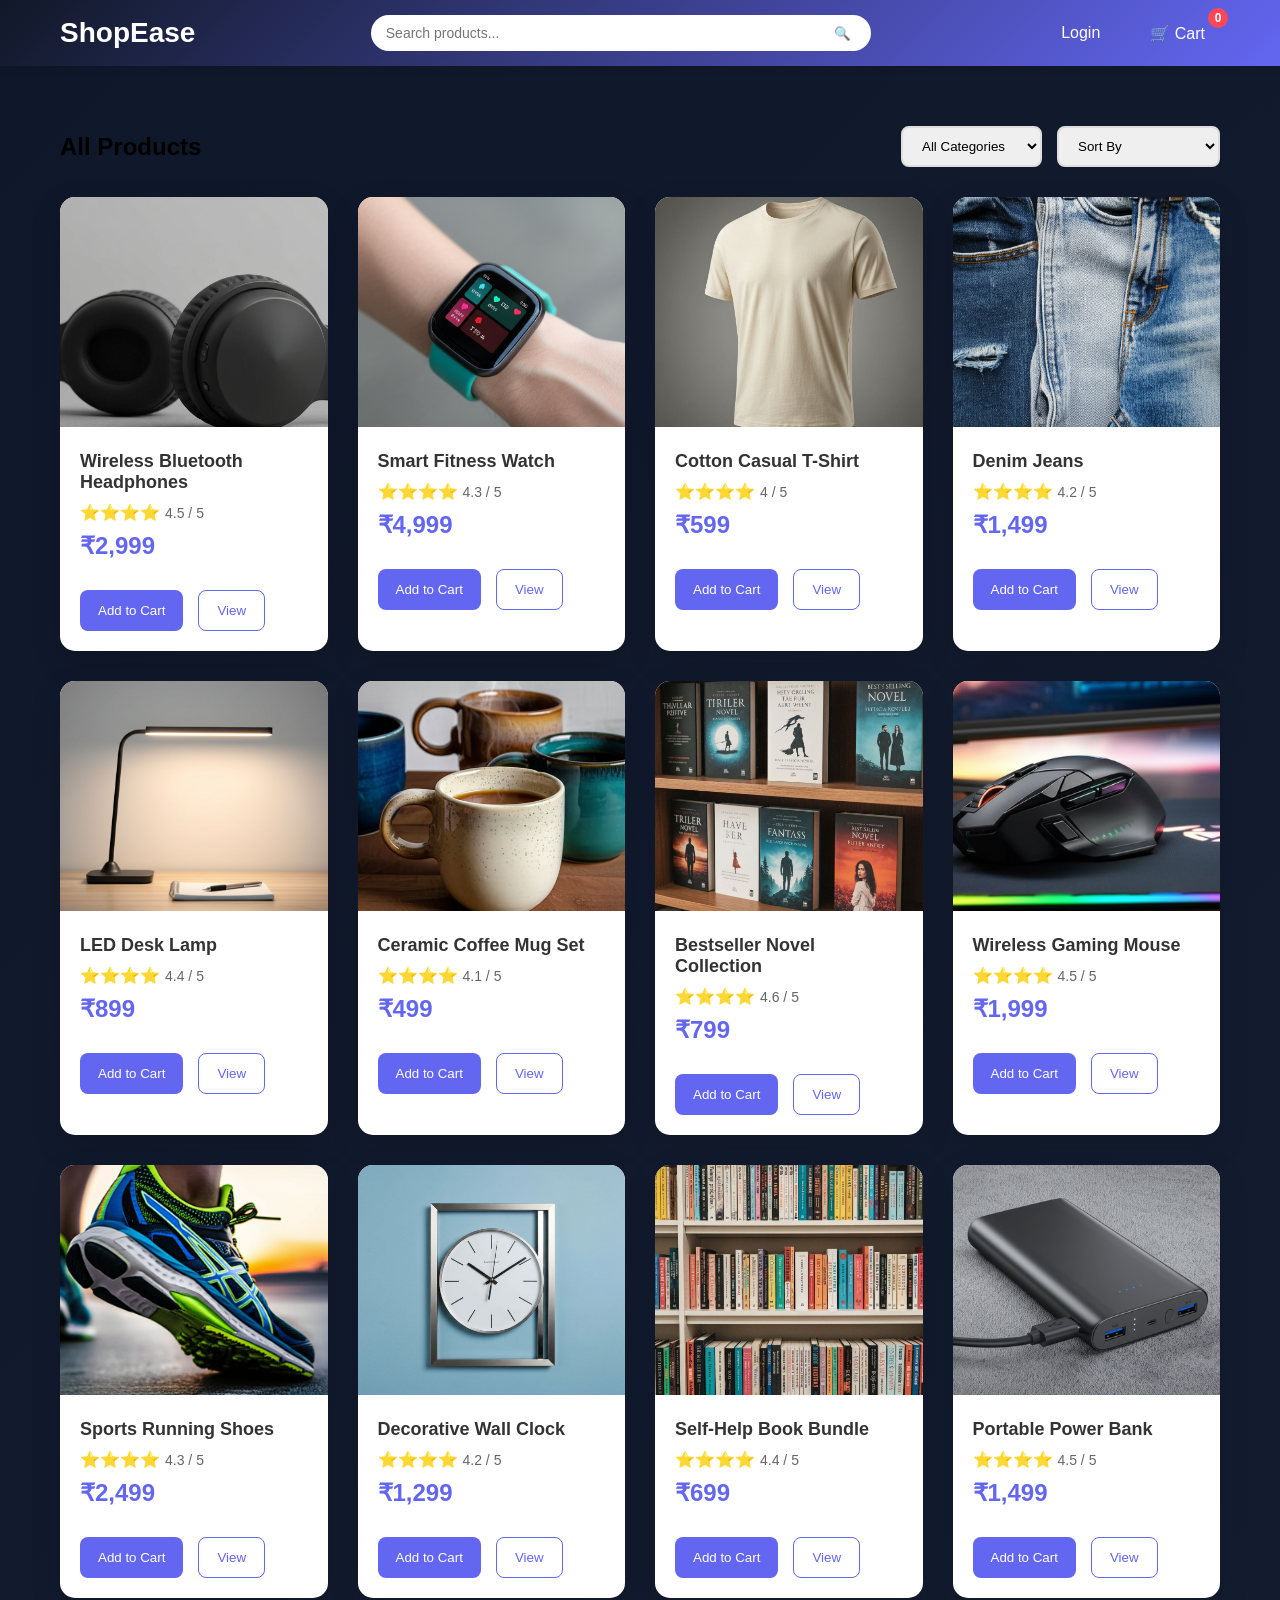
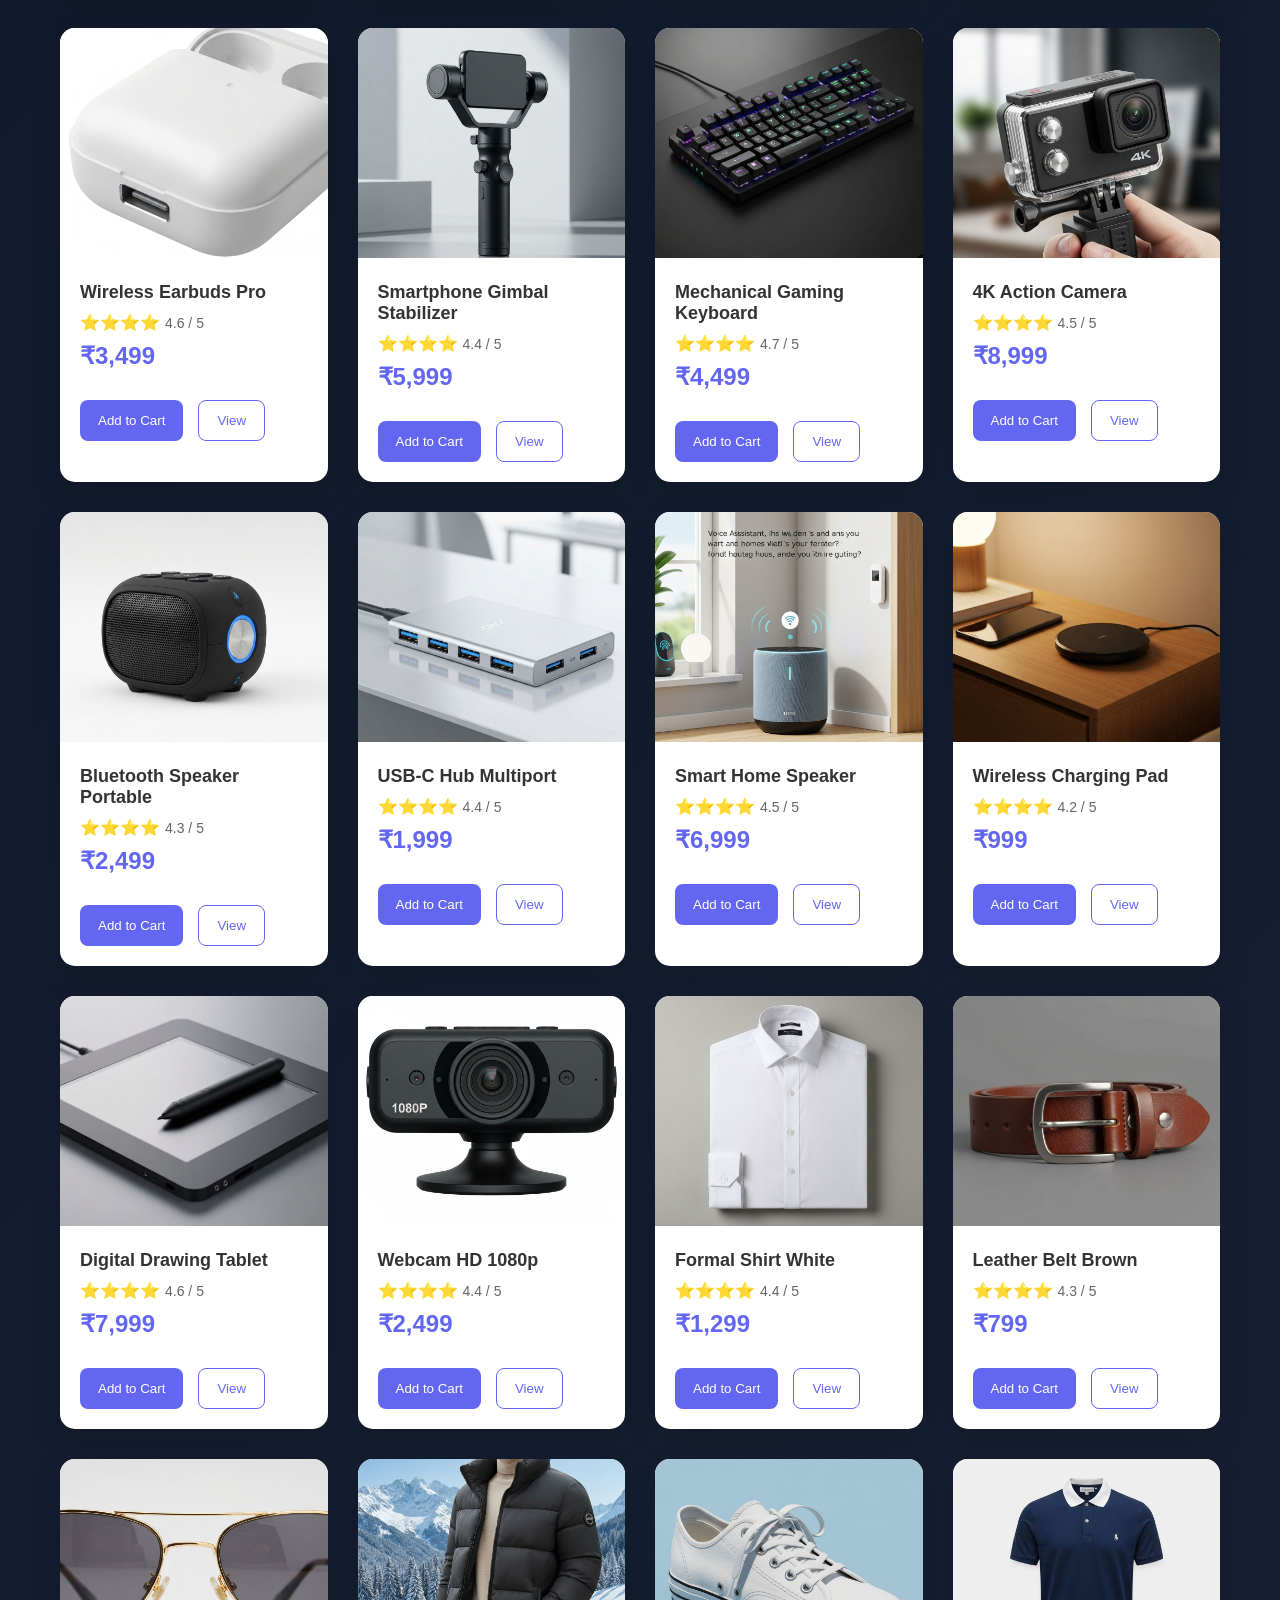
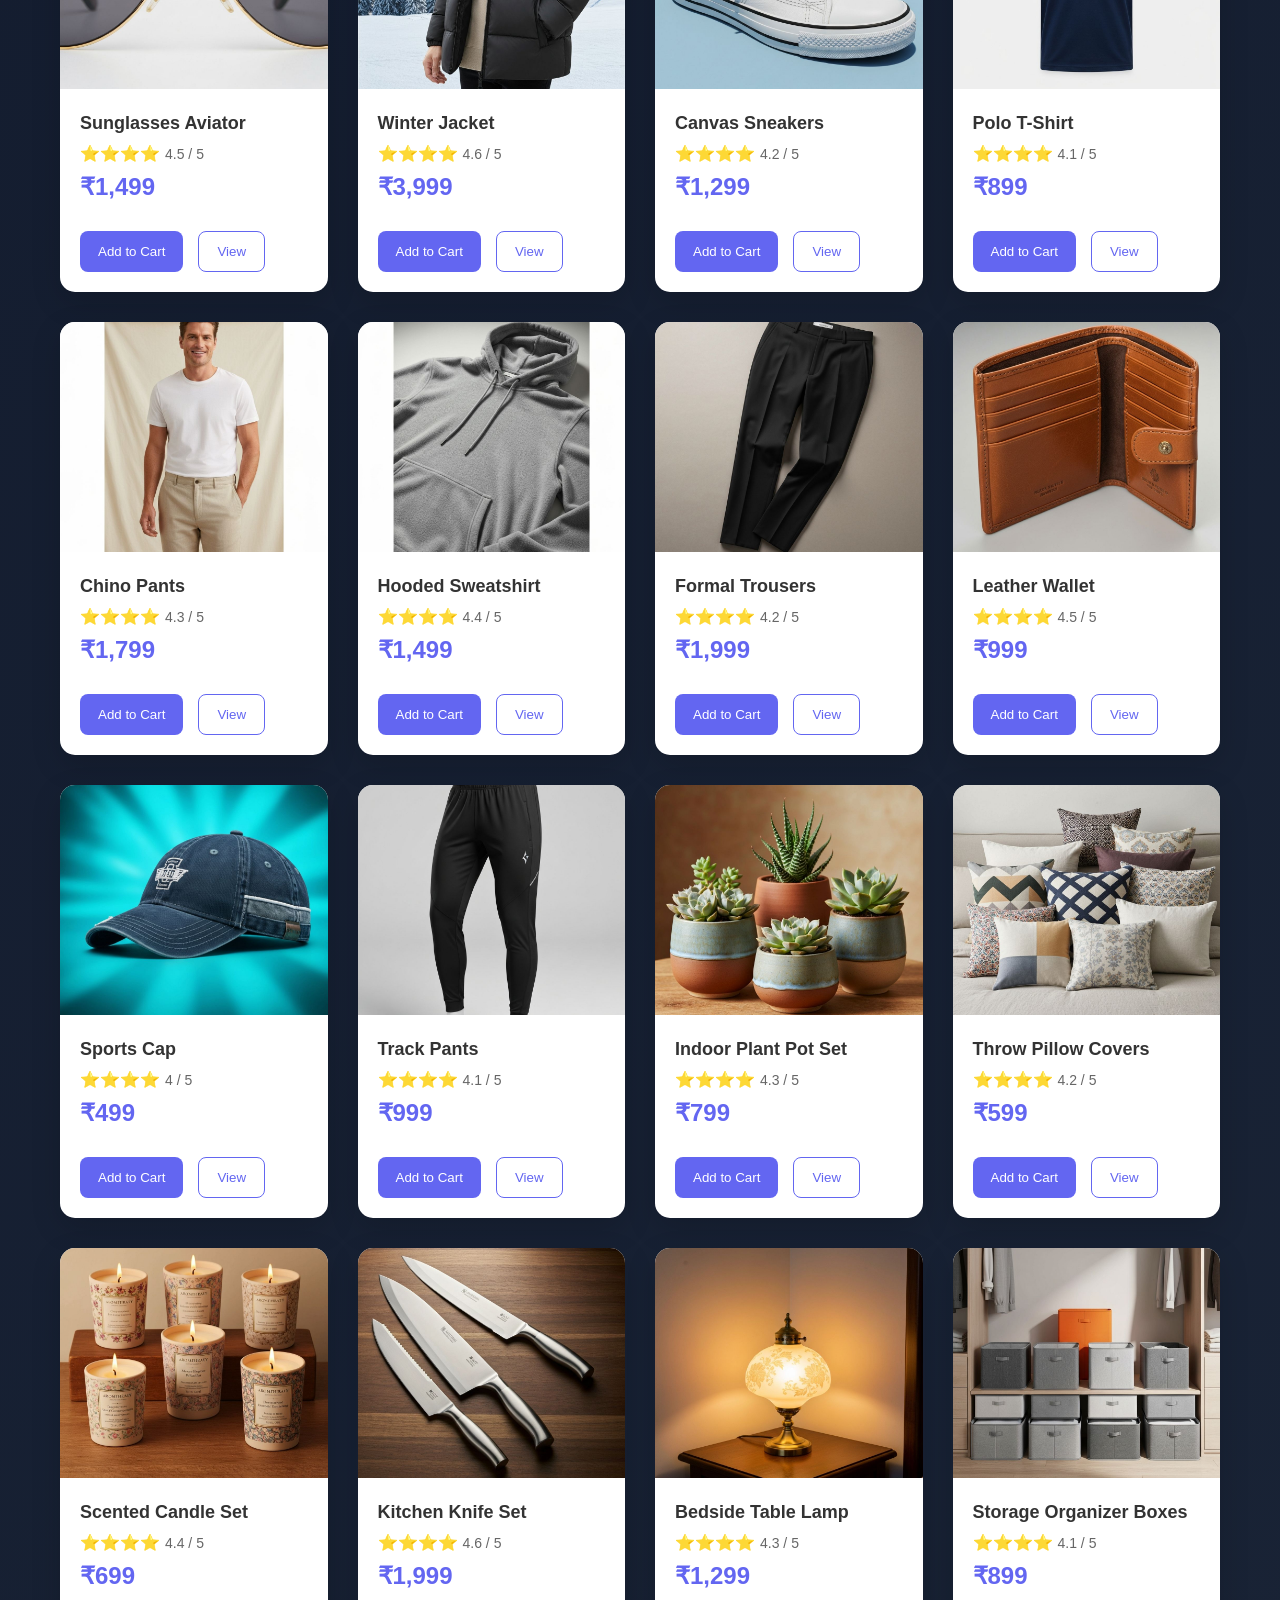
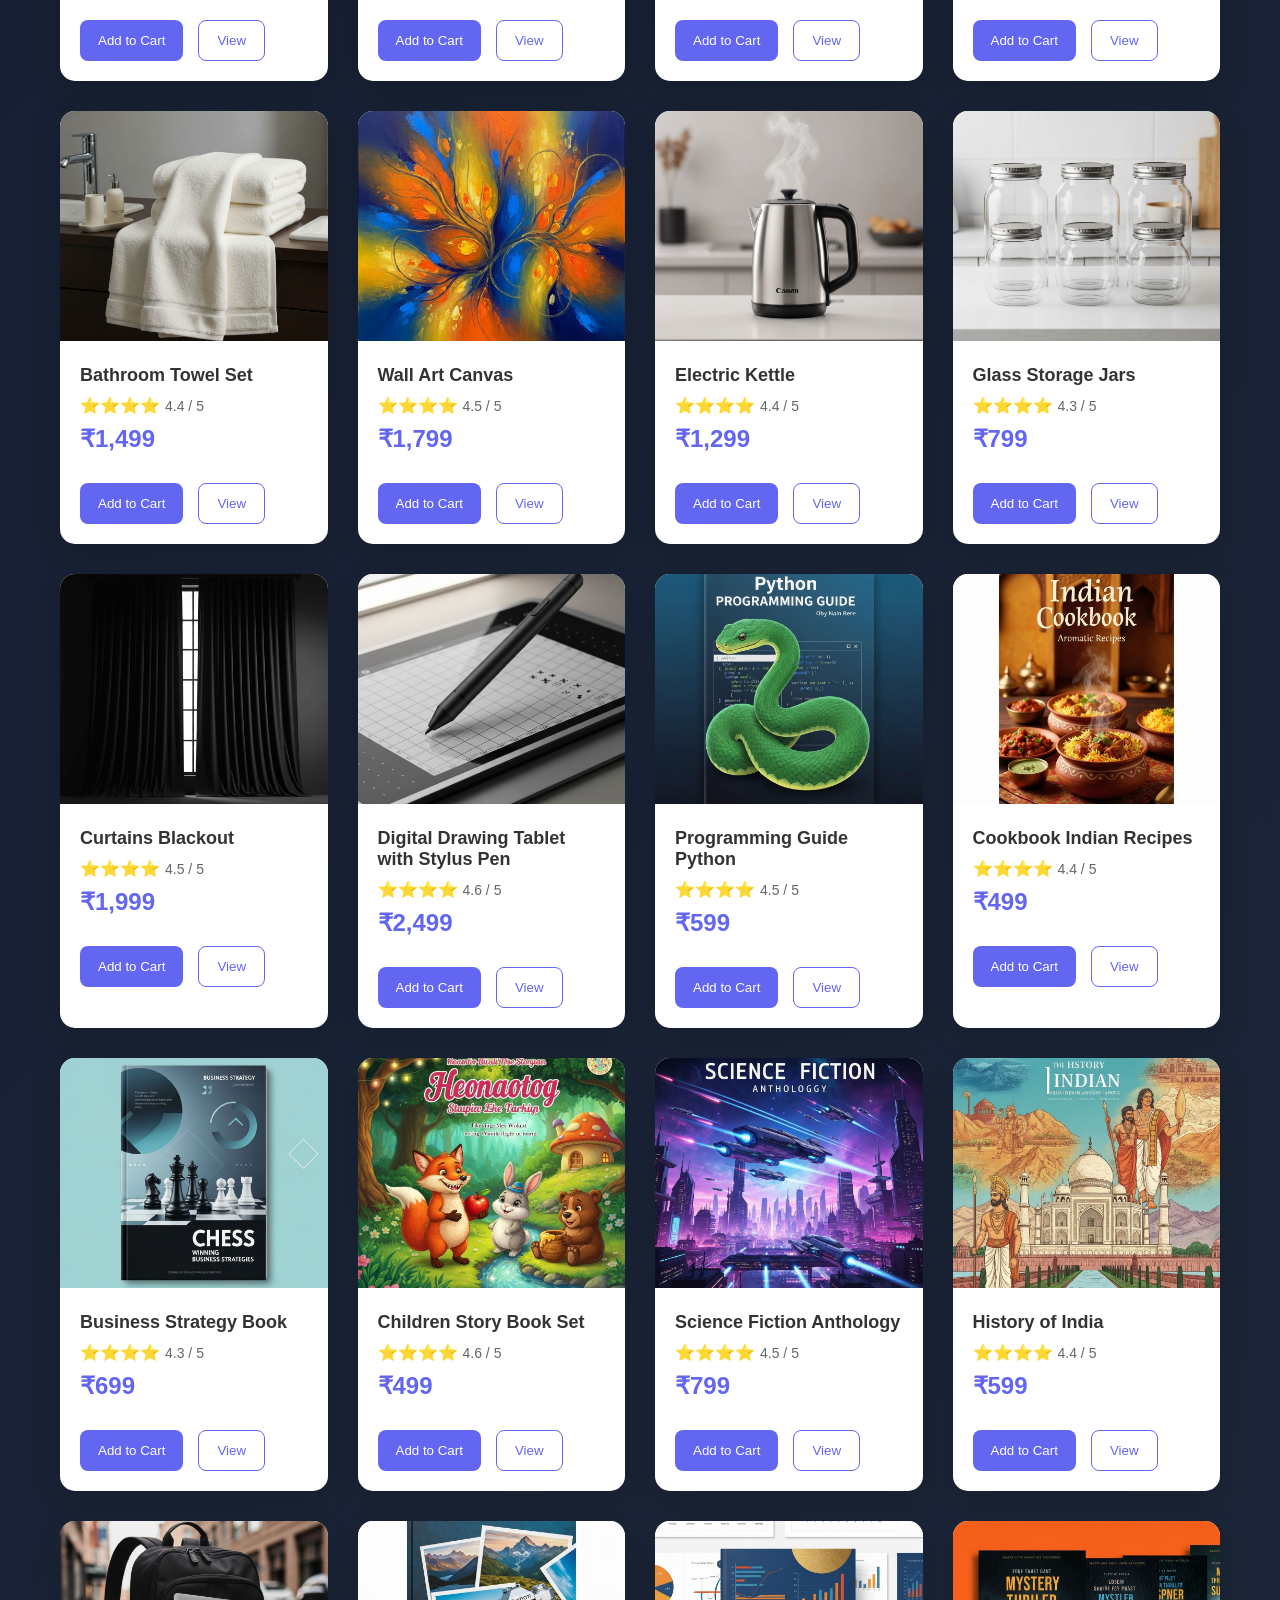
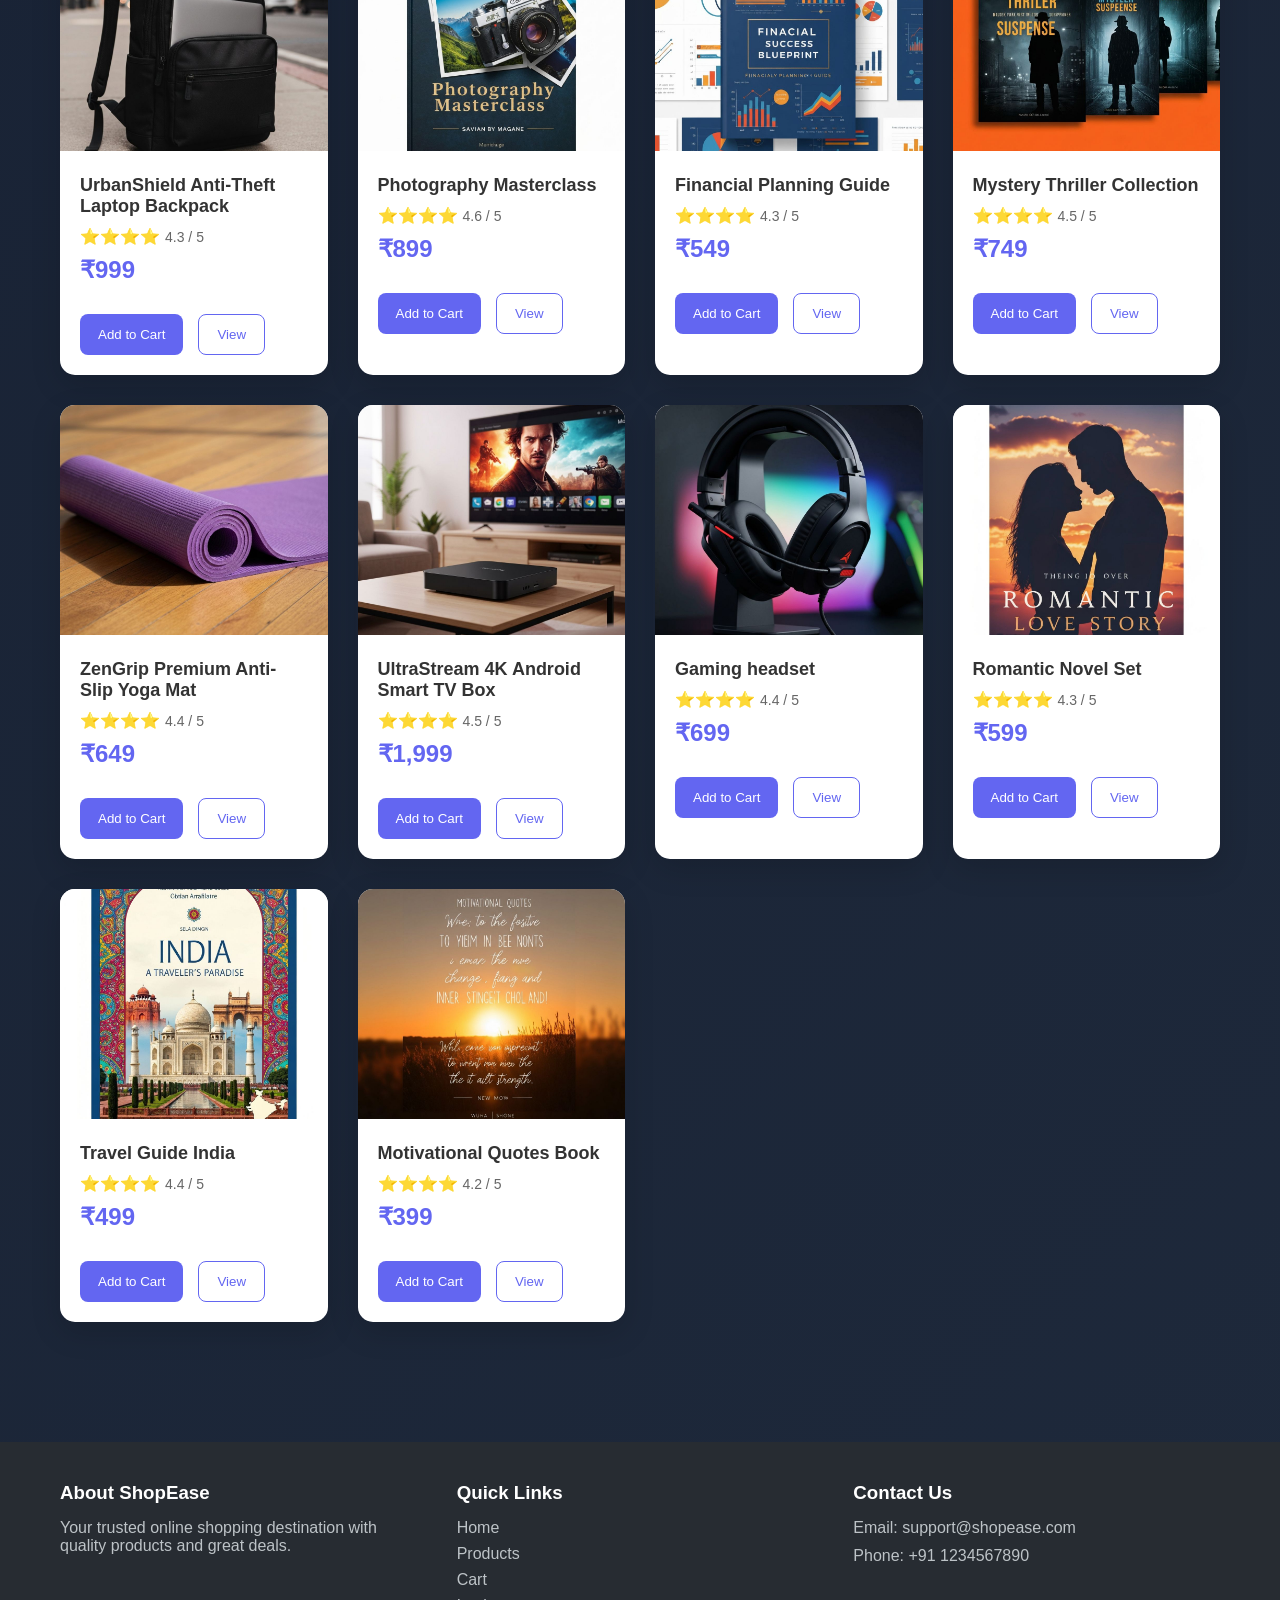
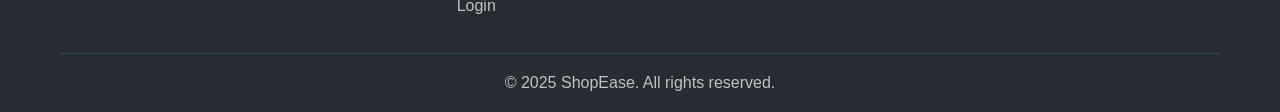
<file: products.html>
<!DOCTYPE html>
<html lang="en">
<head>
    <meta charset="UTF-8">
    <meta name="viewport" content="width=device-width, initial-scale=1.0">
    <title>ShopEase - Products</title>
    <link rel="stylesheet" href="style.css">
</head>
<body>
    <!-- Navigation Bar -->
    <nav class="navbar">
        <div class="nav-container">
            <div class="nav-logo">
                <a href="index.html">ShopEase</a>
            </div>
            <div class="nav-search">
                <input type="text" id="searchInput" placeholder="Search products...">
                <button id="searchBtn">🔍</button>
            </div>
            <div class="nav-links">
                <a href="login.html" id="userLink">Login</a>
                <a href="cart.html" class="cart-link">
                    🛒 Cart
                    <span class="cart-count" id="cartCount">0</span>
                </a>
            </div>
        </div>
    </nav>

    <!-- Products Section -->
    <section class="products-section">
        <div class="container">
            <div class="products-header">
                <h1>All Products</h1>
                <div class="filter-controls">
                    <select id="categoryFilter">
                        <option value="all">All Categories</option>
                        <option value="electronics">Electronics</option>
                        <option value="fashion">Fashion</option>
                        <option value="home">Home & Living</option>
                        <option value="books">Books</option>
                    </select>
                    <select id="sortFilter">
                        <option value="default">Sort By</option>
                        <option value="price-low">Price: Low to High</option>
                        <option value="price-high">Price: High to Low</option>
                        <option value="rating">Rating</option>
                    </select>
                </div>
            </div>
            <div class="products-grid" id="productsContainer">
                <!-- Products will be loaded here by JavaScript -->
            </div>
        </div>
    </section>

    <!-- Footer -->
    <footer class="footer">
        <div class="container">
            <div class="footer-content">
                <div class="footer-section">
                    <h3>About ShopEase</h3>
                    <p>Your trusted online shopping destination with quality products and great deals.</p>
                </div>
                <div class="footer-section">
                    <h3>Quick Links</h3>
                    <ul>
                        <li><a href="index.html">Home</a></li>
                        <li><a href="products.html">Products</a></li>
                        <li><a href="cart.html">Cart</a></li>
                        <li><a href="login.html">Login</a></li>
                    </ul>
                </div>
                <div class="footer-section">
                    <h3>Contact Us</h3>
                    <p>Email: support@shopease.com</p>
                    <p>Phone: +91 1234567890</p>
                </div>
            </div>
            <div class="footer-bottom">
                <p>&copy; 2025 ShopEase. All rights reserved.</p>
            </div>
        </div>
    </footer>

    <script src="script.js"></script>
    <script>
        document.addEventListener('DOMContentLoaded', function() {
            loadProducts();
            
            // Filter and sort listeners
            document.getElementById('categoryFilter').addEventListener('change', filterProducts);
            document.getElementById('sortFilter').addEventListener('change', filterProducts);
            
            // Check URL parameters for category
            const urlParams = new URLSearchParams(window.location.search);
            const category = urlParams.get('category');
            if (category) {
                document.getElementById('categoryFilter').value = category;
                filterProducts();
            }
        });

        let allProducts = [];

        function loadProducts() {
            allProducts = getProducts();
            displayProducts(allProducts);
        }

        function filterProducts() {
            let filtered = [...allProducts];
            
            // Filter by category
            const category = document.getElementById('categoryFilter').value;
            if (category !== 'all') {
                filtered = filtered.filter(p => p.category === category);
            }
            
            // Sort products
            const sortBy = document.getElementById('sortFilter').value;
            if (sortBy === 'price-low') {
                filtered.sort((a, b) => a.price - b.price);
            } else if (sortBy === 'price-high') {
                filtered.sort((a, b) => b.price - a.price);
            } else if (sortBy === 'rating') {
                filtered.sort((a, b) => b.rating - a.rating);
            }
            
            displayProducts(filtered);
        }

        function displayProducts(products) {
            const container = document.getElementById('productsContainer');
            if (products.length === 0) {
                container.innerHTML = '<p class="no-products">No products found</p>';
                return;
            }
            container.innerHTML = products.map(product => createProductCard(product)).join('');
            attachProductCardListeners();
        }
    </script>
</body>
</html>
</file>
<file: style.css>
/* Global Styles */
* {
  margin: 0;
  padding: 0;
  box-sizing: border-box;
}

body{
background: linear-gradient(135deg,#0f172a,#1e293b);
font-family: 'Poppins', sans-serif;
margin:0;
padding:0;
}

.container{
max-width:1600px;
margin:auto;
padding:0 40px;
}

/* Navigation Bar */
.navbar {
   background: linear-gradient(135deg,#111827,#6366F1);
  color: white;
  padding: 15px 0;
  position: sticky;
  top: 0;
  z-index: 1000;
  box-shadow: 0 2px 10px rgba(0, 0, 0, 0.1);
}

.nav-container {
  max-width: 1200px;
  margin: 0 auto;
  padding: 0 20px;
  display: flex;
  justify-content: space-between;
  align-items: center;
  gap: 20px;
}

.nav-logo a {
  color: white;
  text-decoration: none;
  font-size: 28px;
  font-weight: bold;
  transition: transform 0.3s;
}

.nav-logo a:hover {
  transform: scale(1.05);
}

.nav-search {
  flex: 1;
  max-width: 500px;
  display: flex;
}

.nav-search input {
  flex: 1;
  padding: 10px 15px;
  border: none;
  border-radius: 25px 0 0 25px;
  outline: none;
  font-size: 14px;
}

.nav-search button {
  padding: 10px 20px;
  border: none;
  background: white;
  border-radius: 0 25px 25px 0;
  cursor: pointer;
  transition: background 0.3s;
}

.nav-search button:hover {
  background: #f0f0f0;
}

.nav-links {
  display: flex;
  gap: 20px;
  align-items: center;
}

.nav-links a {
  color: white;
  text-decoration: none;
  padding: 8px 15px;
  border-radius: 20px;
  transition: background 0.3s;
}

.nav-links a:hover {
  background: rgba(255, 255, 255, 0.2);
}

.cart-link {
  position: relative;
}

.cart-count {
  position: absolute;
  top: -8px;
  right: -8px;
  background: #ff4757;
  color: white;
  border-radius: 50%;
  width: 20px;
  height: 20px;
  display: flex;
  align-items: center;
  justify-content: center;
  font-size: 12px;
  font-weight: bold;
}

/* Hero Section */
.hero{
height:500px;
position:relative;
overflow:hidden;
padding:0;
}

.hero-slider{
width:100%;
height:100%;
position:relative;
}

.slide{
position:absolute;
width:100%;
height:100%;
object-fit:cover;
opacity:0;
transition:opacity 0.5s ease;
}

.slide.active{
opacity:1;
}

.slider-btn{
position:absolute;
top:50%;
transform:translateY(-50%);
background:rgba(0,0,0,0.5);
color:white;
border:none;
font-size:30px;
padding:10px 20px;
cursor:pointer;
z-index:10;
}

.prev{
left:20px;
}

.next{
right:20px;
}

.slider-btn:hover{
background:black;
}

/* Buttons */
.btn-primary,
.btn-secondary {
  display: inline-block;
  padding: 12px 30px;
  border: none;
  border-radius: 25px;
  cursor: pointer;
  font-size: 16px;
  text-decoration: none;
  transition: all 0.3s;
}

.btn-primary {
  background: #ff6b6b;
  color: white;
}

.btn-primary:hover {
  background: #ee5a52;
  transform: translateY(-2px);
  box-shadow: 0 5px 15px rgba(255, 107, 107, 0.3);
}

.btn-secondary {
  background: white;
  color: #667eea;
  border: 2px solid #667eea;
}

.btn-secondary:hover {
  background: #667eea;
  color: white;
}

/* Categories Section */
.categories {
  padding: 60px 20px;
  background:#0c0f1c ;
}

.section-title {
  text-align: center;
  font-size: 32px;
  margin-bottom: 40px;
  color: #333;
}

.category-grid {
  display: grid;
  grid-template-columns: repeat(auto-fit, minmax(250px, 1fr));
  gap: 30px;
}

.category-card {
  background: linear-gradient(135deg, #667eea 0%, #764ba2 100%);
  padding: 40px;
  border-radius: 15px;
  text-align: center;
  cursor: pointer;
  transition: transform 0.3s, box-shadow 0.3s;
  color: white;
}

.category-card:hover {
  transform: translateY(-10px);
  box-shadow: 0 10px 30px rgba(0, 0, 0, 0.2);
}

.category-icon {
  font-size: 60px;
  margin-bottom: 15px;
}

.category-card h3 {
  font-size: 22px;
}

/* Products Section */
.featured-products,
.products-section {
  padding: 60px 20px;
  width: 100%;
}

.products-grid{
display:grid;
grid-template-columns:repeat(4,1fr);
gap:30px;
width:100%;
}

.product-card{
background:white;
border-radius:15px;
overflow:hidden;
box-shadow:0 10px 30px rgba(0,0,0,0.15);
transition:0.3s;
}

.product-card:hover{
transform:translateY(-10px);
box-shadow:0 20px 40px rgba(0,0,0,0.25);
}

.product-image{
width:100%;
height:230px;
object-fit:cover;
transition:0.3s;
}

.product-card:hover .product-image{
transform:scale(1.05);
}



.product-info {
  padding: 20px;
}

.product-name {
  font-size: 18px;
  font-weight: 600;
  margin-bottom: 10px;
  color: #333;
}

.product-rating {
  display: flex;
  align-items: center;
  gap: 5px;
  margin-bottom: 10px;
}

.stars {
  color: #ffa502;
}

.rating-text {
  font-size: 14px;
  color: #666;
}

.product-price{
color:#6366f1;
font-size:24px;
font-weight:700;
margin-top:10px;
}

.product-actions {
  display: flex;
  gap: 10px;
}

.add-to-cart{
background:#6366f1;
color:white;
border:none;
padding:12px 18px;
border-radius:8px;
cursor:pointer;
font-weight:500;
transition:0.3s;
}

.add-to-cart:hover{
background:#4f46e5;
}

.view-details{
border:1px solid #6366f1;
background:white;
color:#6366f1;
padding:12px 18px;
border-radius:8px;
cursor:pointer;
}

.view-details:hover {
  background: #667eea;
  color: white;
}

.view-all {
  text-align: center;
  margin-top: 40px;
}

/* Products Page */
.products-header {
  display: flex;
  justify-content: space-between;
  align-items: center;
  margin-bottom: 30px;
  flex-wrap: wrap;
  gap: 20px;
}

.filter-controls {
  display: flex;
  gap: 15px;
}

.filter-controls select {
  padding: 10px 15px;
  border: 2px solid #ddd;
  border-radius: 8px;
  cursor: pointer;
  outline: none;
  transition: border-color 0.3s;
}

.filter-controls select:hover {
  border-color: #667eea;
}

.no-products {
  text-align: center;
  font-size: 20px;
  color: #666;
  padding: 40px;
}

/* Product Detail Page */
.product-detail-section {
  padding: 40px 20px;
}

.breadcrumb {
  margin-bottom: 30px;
  color: #666;
}

.breadcrumb a {
  color: #667eea;
  text-decoration: none;
}

.breadcrumb a:hover {
  text-decoration: underline;
}

.product-detail-grid {
  display: grid;
  grid-template-columns: 1fr 1fr;
  gap: 60px;
  background: white;
  padding: 40px;
  border-radius: 15px;
  box-shadow: 0 5px 15px rgba(0, 0, 0, 0.1);
}

.product-image-large img {
  width: 100%;
  border-radius: 15px;
}

.product-info-large h1 {
  font-size: 32px;
  margin-bottom: 20px;
  color: #333;
}

.product-price-large {
  font-size: 36px;
  font-weight: bold;
  color: #667eea;
  margin: 20px 0;
}

.product-description,
.product-features {
  margin: 30px 0;
}

.product-description h3,
.product-features h3 {
  font-size: 20px;
  margin-bottom: 15px;
  color: #333;
}

.product-description p {
  color: #666;
  line-height: 1.8;
}

.product-features ul {
  list-style: none;
}

.product-features li {
  padding: 10px 0;
  color: #666;
  border-bottom: 1px solid #eee;
}

.product-features li:before {
  content: "✓ ";
  color: #4caf50;
  font-weight: bold;
  margin-right: 10px;
}

.product-actions {
  display: flex;
  gap: 15px;
  margin-top: 30px;
}

/* Cart Page */
.cart-section {
  padding: 40px 20px;
  min-height: 60vh;
}

.cart-container {
  display: grid;
  grid-template-columns: 2fr 1fr;
  gap: 30px;
}

.cart-items {
  background: white;
  padding: 30px;
  border-radius: 15px;
  box-shadow: 0 5px 15px rgba(0, 0, 0, 0.1);
}

.cart-item {
  display: flex;
  align-items: center;
  gap: 20px;
  padding: 20px;
  border-bottom: 1px solid #eee;
  transition: background 0.3s;
}

.cart-item:hover {
  background: #f9f9f9;
}

.cart-item img {
  width: 100px;
  height: 100px;
  object-fit: cover;
  border-radius: 10px;
}

.cart-item-details {
  flex: 1;
}

.cart-item-details h3 {
  font-size: 18px;
  margin-bottom: 10px;
}

.cart-item-price {
  color: #667eea;
  font-weight: bold;
}

.cart-item-quantity {
  display: flex;
  align-items: center;
  gap: 10px;
}

.qty-btn {
  width: 30px;
  height: 30px;
  border: 2px solid #667eea;
  background: white;
  border-radius: 5px;
  cursor: pointer;
  font-size: 18px;
  transition: all 0.3s;
}

.qty-btn:hover {
  background: #667eea;
  color: white;
}

.qty-value {
  min-width: 30px;
  text-align: center;
  font-weight: bold;
}

.cart-item-total {
  font-size: 20px;
  font-weight: bold;
  color: #333;
  min-width: 100px;
  text-align: right;
}

.remove-btn {
  background: none;
  border: none;
  font-size: 24px;
  cursor: pointer;
  transition: transform 0.3s;
}

.remove-btn:hover {
  transform: scale(1.2);
}

.empty-cart {
  text-align: center;
  padding: 60px 20px;
}

.empty-cart h2 {
  font-size: 28px;
  margin-bottom: 15px;
  color: #666;
}

.empty-cart p {
  color: #999;
  margin-bottom: 30px;
}

.cart-summary {
  background: white;
  padding: 30px;
  border-radius: 15px;
  box-shadow: 0 5px 15px rgba(0, 0, 0, 0.1);
  height: fit-content;
  position: sticky;
  top: 100px;
}

.cart-summary h2 {
  margin-bottom: 20px;
}

.summary-row {
  display: flex;
  justify-content: space-between;
  margin-bottom: 15px;
  font-size: 16px;
}

.summary-row.total {
  font-size: 22px;
  font-weight: bold;
  color: #667eea;
}

.cart-summary hr {
  margin: 20px 0;
  border: none;
  border-top: 2px solid #eee;
}

.cart-summary button {
  width: 100%;
  margin-bottom: 10px;
}

/* Checkout Page */
.checkout-section {
  padding: 40px 20px;
}

.checkout-container {
  display: grid;
  grid-template-columns: 2fr 1fr;
  gap: 30px;
}

.checkout-form {
  background: white;
  padding: 30px;
  border-radius: 15px;
  box-shadow: 0 5px 15px rgba(0, 0, 0, 0.1);
}

.checkout-form h2 {
  margin-bottom: 20px;
  color: #333;
}

.form-group {
  margin-bottom: 20px;
}

.form-group label {
  display: block;
  margin-bottom: 8px;
  font-weight: 600;
  color: #333;
}

.form-group input,
.form-group textarea {
  width: 100%;
  padding: 12px;
  border: 2px solid #ddd;
  border-radius: 8px;
  outline: none;
  transition: border-color 0.3s;
}

.form-group input:focus,
.form-group textarea:focus {
  border-color: #667eea;
}

.form-row {
  display: grid;
  grid-template-columns: 1fr 1fr;
  gap: 20px;
}

.payment-methods {
  margin: 20px 0;
}

.payment-option {
  display: block;
  padding: 15px;
  margin-bottom: 10px;
  border: 2px solid #ddd;
  border-radius: 8px;
  cursor: pointer;
  transition: all 0.3s;
}

.payment-option:hover {
  border-color: #667eea;
  background: #f9f9f9;
}

.payment-option input[type="radio"] {
  margin-right: 10px;
}

.place-order-btn {
  width: 100%;
  margin-top: 20px;
}

.order-summary {
  background: white;
  padding: 30px;
  border-radius: 15px;
  box-shadow: 0 5px 15px rgba(0, 0, 0, 0.1);
  height: fit-content;
  position: sticky;
  top: 100px;
}

.order-item {
  display: flex;
  align-items: center;
  gap: 15px;
  padding: 15px 0;
  border-bottom: 1px solid #eee;
}

.order-item img {
  width: 60px;
  height: 60px;
  object-fit: cover;
  border-radius: 8px;
}

.order-item-info h4 {
  font-size: 14px;
  margin-bottom: 5px;
}

.order-item-info p {
  font-size: 12px;
  color: #666;
}

.order-item-price {
  margin-left: auto;
  font-weight: bold;
}

.summary-totals {
  margin-top: 20px;
}

/* Modal */
.modal {
  display: none;
  position: fixed;
  top: 0;
  left: 0;
  width: 100%;
  height: 100%;
  background: rgba(0, 0, 0, 0.5);
  align-items: center;
  justify-content: center;
  z-index: 2000;
}

.modal-content {
  background: white;
  padding: 40px;
  border-radius: 15px;
  text-align: center;
  max-width: 500px;
  animation: slideIn 0.5s;
}

.success-icon {
  width: 80px;
  height: 80px;
  background: #4caf50;
  color: white;
  border-radius: 50%;
  display: flex;
  align-items: center;
  justify-content: center;
  font-size: 48px;
  margin: 0 auto 20px;
}

.modal-content h2 {
  margin-bottom: 15px;
  color: #333;
}

.modal-content p {
  margin-bottom: 15px;
  color: #666;
}

/* Login/Signup Page */
.auth-section {
  padding: 60px 20px;
  min-height: 70vh;
  display: flex;
  align-items: center;
  justify-content: center;
}

.auth-container {
  background: white;
  padding: 40px;
  border-radius: 15px;
  box-shadow: 0 10px 30px rgba(0, 0, 0, 0.1);
  max-width: 500px;
  width: 100%;
}

.auth-tabs {
  display: flex;
  gap: 10px;
  margin-bottom: 30px;
}

.auth-tab {
  flex: 1;
  padding: 12px;
  border: none;
  background: #f0f0f0;
  cursor: pointer;
  border-radius: 8px;
  font-size: 16px;
  transition: all 0.3s;
}

.auth-tab.active {
  background: #667eea;
  color: white;
}

.auth-form {
  display: none;
}

.auth-form.active {
  display: block;
  animation: fadeIn 0.5s;
}

.auth-form h2 {
  text-align: center;
  margin-bottom: 30px;
  color: #333;
}

.auth-form button {
  width: 100%;
}

/* Footer */
.footer {
  background: #272c32;
  color: white;
  padding: 40px 20px 20px;
  margin-top: 60px;
}

.footer-content {
  display: grid;
  grid-template-columns: repeat(auto-fit, minmax(250px, 1fr));
  gap: 30px;
  margin-bottom: 30px;
}

.footer-section h3 {
  margin-bottom: 15px;
  color: white;
}

.footer-section p {
  color: #bdc3c7;
  margin-bottom: 10px;
}

.footer-section ul {
  list-style: none;
}

.footer-section ul li {
  margin-bottom: 8px;
}

.footer-section a {
  color: #bdc3c7;
  text-decoration: none;
  transition: color 0.3s;
}

.footer-section a:hover {
  color: white;
}

.footer-bottom {
  text-align: center;
  padding-top: 20px;
  border-top: 1px solid #34495e;
  color: #bdc3c7;
}

/* Animations */
@keyframes fadeIn {
  from {
    opacity: 0;
  }
  to {
    opacity: 1;
  }
}

@keyframes fadeInDown {
  from {
    opacity: 0;
    transform: translateY(-20px);
  }
  to {
    opacity: 1;
    transform: translateY(0);
  }
}

@keyframes fadeInUp {
  from {
    opacity: 0;
    transform: translateY(20px);
  }
  to {
    opacity: 1;
    transform: translateY(0);
  }
}

@keyframes slideIn {
  from {
    transform: translateY(-50px);
    opacity: 0;
  }
  to {
    transform: translateY(0);
    opacity: 1;
  }
}

/* Responsive Design */
@media (max-width: 768px) {
  .nav-container {
    flex-wrap: wrap;
  }

  .nav-search {
    order: 3;
    width: 100%;
    max-width: 100%;
    margin-top: 15px;
  }

  .hero-content h1 {
    font-size: 32px;
  }

  .hero-content p {
    font-size: 16px;
  }

  .category-grid {
    grid-template-columns: repeat(auto-fit, minmax(150px, 1fr));
  }

  .products-grid {
    grid-template-columns: repeat(auto-fill, minmax(200px, 1fr));
    gap: 20px;
  }

  .product-detail-grid {
    grid-template-columns: 1fr;
    gap: 30px;
  }

  .cart-container,
  .checkout-container {
    grid-template-columns: 1fr;
  }

  .cart-summary,
  .order-summary {
    position: static;
  }

  .cart-item {
    flex-wrap: wrap;
  }

  .filter-controls {
    flex-direction: column;
    width: 100%;
  }

  .filter-controls select {
    width: 100%;
  }

  .products-header {
    flex-direction: column;
    align-items: flex-start;
  }

  .form-row {
    grid-template-columns: 1fr;
  }
}

@media (max-width: 480px) {
  .product-card {
    font-size: 14px;
  }

  .product-actions {
    flex-direction: column;
  }

  .cart-item img {
    width: 80px;
    height: 80px;
  }
}
</file>
